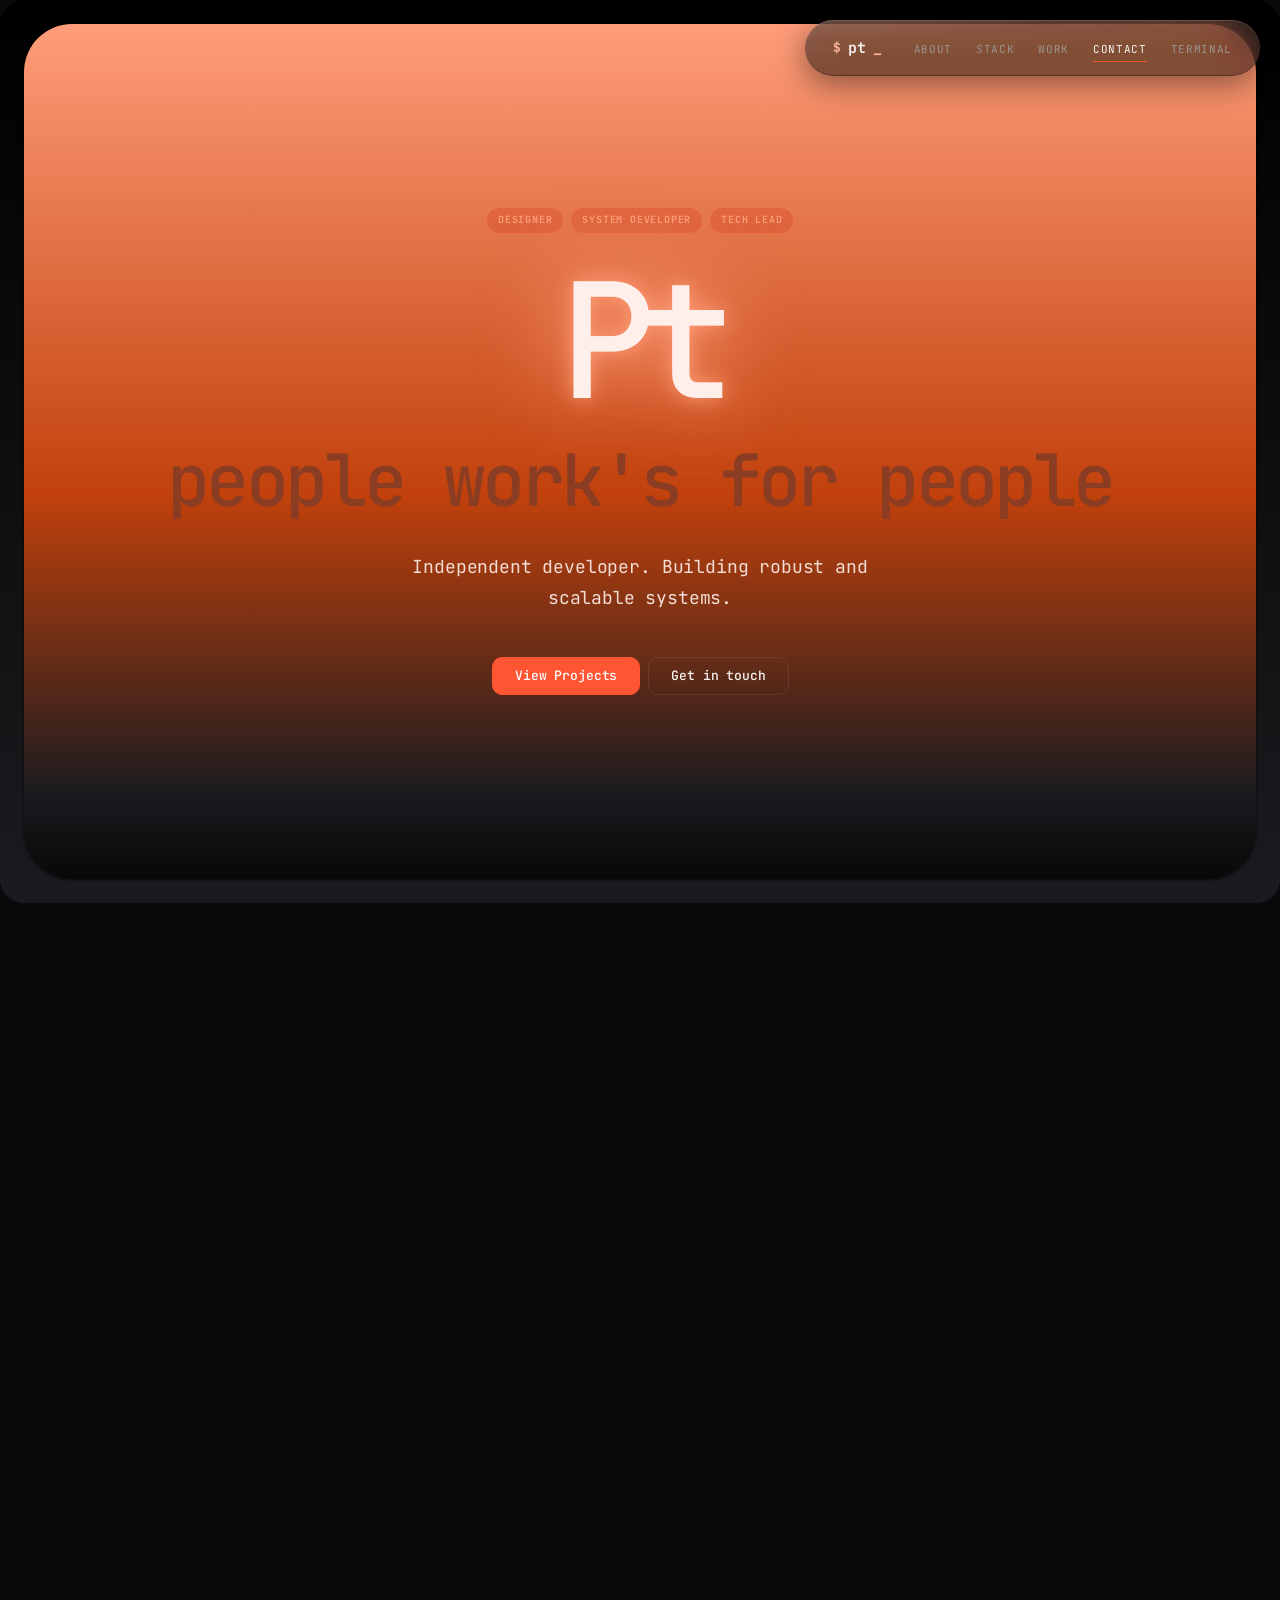
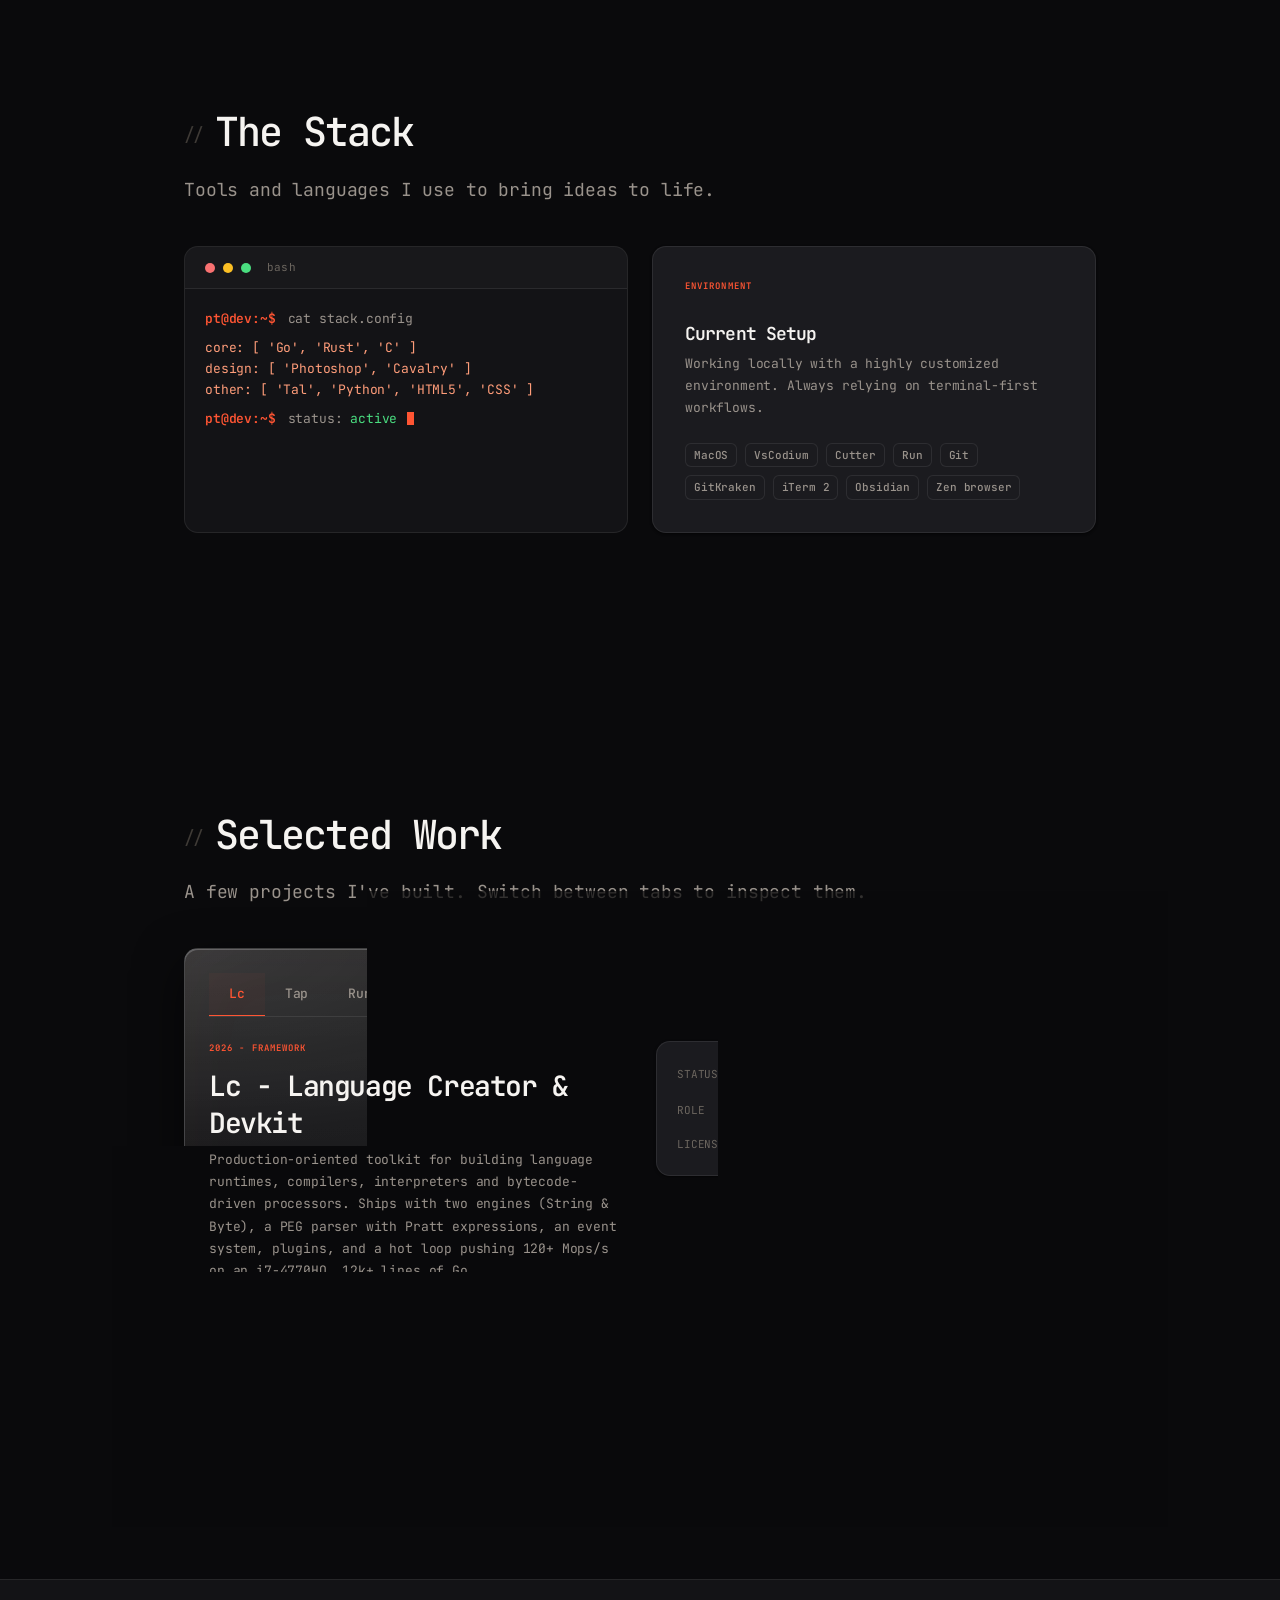
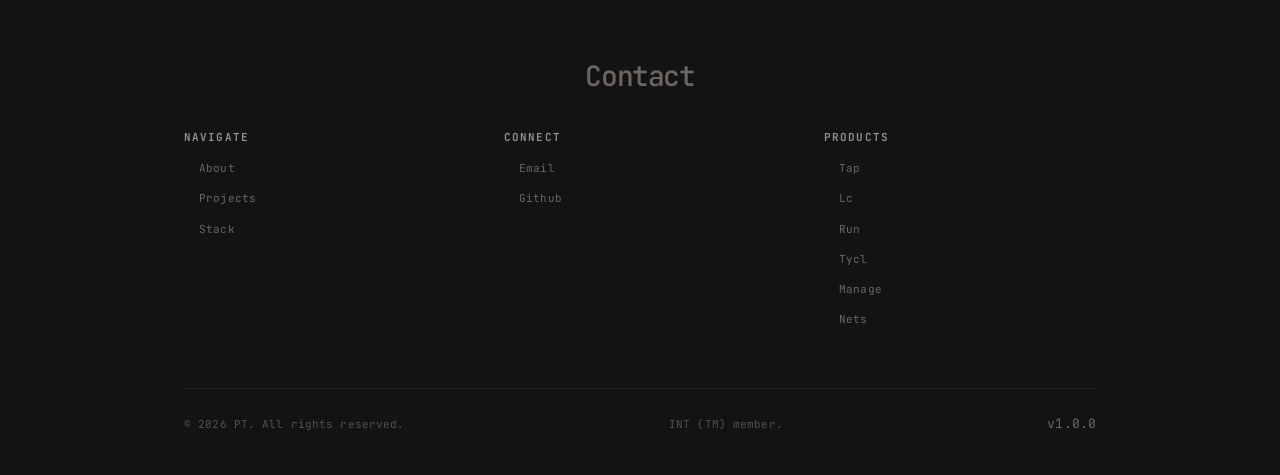
<file: index.html>
<!DOCTYPE html>
<html lang="en">
<head>
    <meta charset="utf-8">
    <meta name="viewport" content="width=device-width, initial-scale=1">
    <meta name="description" content="Pt - Independent developer building robust, scalable systems and open-source developer tools.">
    <meta name="theme-color" content="#0b0a09">
    <meta name="color-scheme" content="dark">

    <link rel="icon" type="image/png" href="assets/icon-main.png">
    <link rel="apple-touch-icon" href="assets/touch-main.png">

    <link rel="preconnect" href="https://fonts.googleapis.com">
    <link rel="preconnect" href="https://fonts.gstatic.com" crossorigin>
    <link href="https://fonts.googleapis.com/css2?family=JetBrains+Mono:wght@400;500;700&display=swap" rel="stylesheet">
    <title>Pt - Creative Developer</title>
    <link rel="stylesheet" href="assets/pt.css">
    <link rel="stylesheet" href="assets/other.css">
    <script>
        if ('scrollRestoration' in history) {
            history.scrollRestoration = 'manual';
        }
        document.documentElement.classList.add('js');
        setTimeout(function () {
            var r = document.documentElement;
            if (!r.classList.contains('pt-ready')) r.classList.add('pt-lite');
        }, 4000);
    </script>
</head>
<body>

    <a href="#main" class="skip-link">Skip to content</a>

    <!-- NAVBAR -->
    <nav class="navbar glass" aria-label="Primary">
        <div class="nav-content">
            <a href="#" class="logo" aria-label="Home">pt</a>

            <input type="checkbox" id="nav-toggle" class="nav-toggle-input" aria-hidden="true" tabindex="-1">
            <label for="nav-toggle" class="nav-toggle" aria-label="Toggle navigation" role="button">
                <span></span><span></span><span></span>
            </label>

            <ul class="nav-links">
                <li><a href="#about"   class="nav-link">About</a></li>
                <li><a href="#stack"   class="nav-link">Stack</a></li>
                <li><a href="#work"    class="nav-link">Work</a></li>
                <li><a href="#contact" class="nav-link">Contact</a></li>
                <li><a href="pages/terminal.html" class="nav-link">Terminal</a></li>
            </ul>
        </div>
    </nav>

    <main id="main">
        <!-- HERO -->
        <div class="page pt-grad-2">
            <section class="hero card card-fullscreen pt-grad-1" aria-label="Introduction">
                <div class="hero-badges">
                    <span class="badge">Designer</span>
                    <span class="badge">System developer</span>
                    <span class="badge">Tech lead</span>
                </div>

                <h1 class="hero-title">Pt</h1>

                <p class="hero-tagline">people work's for people</p>

                <p class="hero-desc">
                    Independent developer. Building robust and scalable systems.
                </p>

                <div class="btn-group hero-actions">
                    <a href="#work"    class="btn btn-primary">View Projects</a>
                    <a href="#contact" class="btn btn-secondary">Get in touch</a>
                </div>
            </section>
        </div>

        <!-- ABOUT -->
        <section id="about" class="section section-first">
            <div class="container">
                <h1 class="reveal reveal-delay-3">Who I am?</h1>
                <h4 class="reveal reveal-delay-3">I am a system developer creating open dev tools and frameworks.</h4>

                <div class="grid grid-3 mt-16">
                    <div class="card reveal reveal-delay-1">
                        <div class="card-icon">01</div>
                        <h4 class="card-title">Philosophy</h4>
                        <p class="text-muted text-small">
                            AI is merely a tool. It cannot and should not take over more than 30% of routine tasks—and only provided that you actually understand what it is writing.
                        </p>
                    </div>

                    <div class="card reveal reveal-delay-2">
                        <div class="card-icon">02</div>
                        <h4 class="card-title">Focus</h4>
                        <p class="text-muted text-small">
                            Building really simple, useful and convenient developer tools. Simple installation, operation, and extensibility.
                        </p>
                    </div>

                    <div class="card reveal reveal-delay-3">
                        <div class="card-icon">03</div>
                        <h4 class="card-title">Education</h4>
                        <p class="text-muted text-small">
                            Entirely self-taught. I completed CS50, enjoyed it, and started writing my own projects while simultaneously studying others' code. Three years of experience.
                        </p>
                    </div>
                </div>
            </div>
        </section>

        <!-- STACK -->
        <section id="stack" class="section">
            <div class="container">
                <h2 class="reveal">The Stack</h2>
                <p class="reveal reveal-delay-1 text-muted mb-10">Tools and languages I use to bring ideas to life.</p>

                <div class="grid grid-2 gap-6">
                    <div class="terminal reveal reveal-delay-2">
                        <div class="terminal-header">
                            <span class="terminal-dot terminal-dot-red"></span>
                            <span class="terminal-dot terminal-dot-yellow"></span>
                            <span class="terminal-dot terminal-dot-green"></span>
                            <span class="terminal-title">bash</span>
                        </div>
                        <div class="terminal-body">
                            <div class="terminal-line">
                                <span class="terminal-prompt">pt@dev:~$</span>
                                <span class="terminal-output">cat stack.config</span>
                            </div>
                            <div class="terminal-line">
                                <span class="terminal-output" style="color: var(--c-accent-bright);">
                                    core: [ 'Go', 'Rust', 'C' ]<br>
                                    design: [ 'Photoshop', 'Cavalry' ]<br>
                                    other: [ 'Tal', 'Python', 'HTML5', 'CSS' ]
                                </span>
                            </div>
                            <div class="terminal-line">
                                <span class="terminal-prompt">pt@dev:~$</span>
                                <span class="terminal-output">status: <span style="color: var(--c-success);">active</span></span>
                                <span class="terminal-cursor"></span>
                            </div>
                        </div>
                    </div>

                    <div class="card card-elevated reveal reveal-delay-3">
                        <div class="card-header">
                            <span class="eyebrow">Environment</span>
                        </div>
                        <h4 class="card-title">Current Setup</h4>
                        <p class="text-small text-muted mb-6">
                            Working locally with a highly customized environment. Always relying on terminal-first workflows.
                        </p>
                        <div class="flex gap-2 flex-wrap">
                            <span class="tag">MacOS</span>
                            <span class="tag">VsCodium</span>
                            <span class="tag">Cutter</span>
                            <span class="tag">Run</span>
                            <span class="tag">Git</span>
                            <span class="tag">GitKraken</span>
                            <span class="tag">iTerm 2</span>
                            <span class="tag">Obsidian</span>
                            <span class="tag">Zen browser</span>
                        </div>
                    </div>
                </div>
            </div>
        </section>

        <!-- WORK -->
        <section id="work" class="section">
            <div class="container">
                <h2 class="reveal">Selected Work</h2>
                <p class="reveal reveal-delay-3 text-muted mb-10">
                    A few projects I've built. Switch between tabs to inspect them.
                </p>

                <div class="card glass-strong reveal reveal-delay-2" style="padding: var(--space-6);">
                    <div class="tabs-radio">

                        <div class="tabs-nav" role="tablist" aria-label="Projects">
                            <a href="#work-panel-1" class="tab-link" role="tab" aria-controls="work-panel-1">Lc</a>
                            <a href="#work-panel-2" class="tab-link" role="tab" aria-controls="work-panel-2">Tap</a>
                            <a href="#work-panel-3" class="tab-link" role="tab" aria-controls="work-panel-3">Run + Tal</a>
                            <a href="#work-panel-4" class="tab-link" role="tab" aria-controls="work-panel-4">Tycl</a>
                            <a href="#work-panel-5" class="tab-link" role="tab" aria-controls="work-panel-5">Manage</a>
                        </div>

                        <!-- PANEL 1: Lc -->
                        <div class="tab-content" id="work-panel-1" role="tabpanel">
                            <div class="grid grid-2 gap-8 items-start">
                                <div>
                                    <span class="eyebrow">2026 - Framework</span>
                                    <h3 class="card-title" style="font-size: var(--font-size-2xl);">
                                        Lc - Language Creator &amp; Devkit
                                    </h3>
                                    <p class="text-muted text-small">
                                        Production-oriented toolkit for building language runtimes,
                                        compilers, interpreters and bytecode-driven processors.
                                        Ships with two engines (String &amp; Byte), a PEG parser with Pratt
                                        expressions, an event system, plugins, and a hot loop pushing
                                        120+ Mops/s on an i7-4770HQ. 12k+ lines of Go.
                                    </p>
                                    <div class="flex gap-2 flex-wrap mt-4">
                                        <span class="tag">Go</span>
                                        <span class="tag">Compilers</span>
                                        <span class="tag">Bytecode</span>
                                        <span class="tag">Plugins</span>
                                    </div>
                                </div>

                                <div class="card card-elevated" style="padding: var(--space-5);">
                                    <div class="flex-between mb-3">
                                        <span class="text-faint text-xs">STATUS</span>
                                        <span class="status-pill status-success">Stable</span>
                                    </div>
                                    <div class="flex-between mb-3">
                                        <span class="text-faint text-xs">ROLE</span>
                                        <span class="text-small">Author</span>
                                    </div>
                                    <div class="flex-between">
                                        <span class="text-faint text-xs">LICENSE</span>
                                        <span class="text-small">Apache 2.0</span>
                                    </div>
                                </div>
                            </div>

                            <div class="card-footer">
                                <span class="text-faint text-small">go · compiler toolkit</span>
                                <a href="https://github.com/pt-main/lc" class="btn-text">Explore project</a>
                            </div>
                        </div>

                        <!-- PANEL 2: Tap -->
                        <div class="tab-content" id="work-panel-2" role="tabpanel">
                            <div class="grid grid-2 gap-8 items-start">
                                <div>
                                    <span class="eyebrow">2026 - CLI Library</span>
                                    <h3 class="card-title" style="font-size: var(--font-size-2xl);">
                                        Tap - Terminal Argument Parsing
                                    </h3>
                                    <p class="text-muted text-small">
                                        A lightweight CLI library available for both Go and Rust.
                                        Commands, flags, subcommands, auto-generated help with alias
                                        grouping, and a rich colour system with short codes like
                                        <code>[?GN]</code> and <code>[?RT]</code>. The Rust version
                                        (tap-rs) ships with zero dependencies and a Console abstraction
                                        suitable for viewport-based rendering.
                                    </p>
                                    <div class="flex gap-2 flex-wrap mt-4">
                                        <span class="tag">Go</span>
                                        <span class="tag">Rust</span>
                                        <span class="tag">Zero deps</span>
                                        <span class="tag">Colours</span>
                                    </div>
                                </div>

                                <div class="card card-elevated" style="padding: var(--space-5);">
                                    <div class="flex-between mb-3">
                                        <span class="text-faint text-xs">STATUS</span>
                                        <span class="status-pill status-success">Stable</span>
                                    </div>
                                    <div class="flex-between mb-3">
                                        <span class="text-faint text-xs">ROLE</span>
                                        <span class="text-small">Author</span>
                                    </div>
                                    <div class="flex-between">
                                        <span class="text-faint text-xs">LICENSE</span>
                                        <span class="text-small">MIT</span>
                                    </div>
                                </div>
                            </div>

                            <div class="card-footer">
                                <span class="text-faint text-small">go + rust · cli toolkit</span>
                                <a href="https://github.com/pt-main/tap" class="btn-text">Explore project</a>
                            </div>
                        </div>

                        <!-- PANEL 3: Run + Tal -->
                        <div class="tab-content" id="work-panel-3" role="tabpanel">
                            <div class="grid grid-2 gap-8 items-start">
                                <div>
                                    <span class="eyebrow">2026 - Dev Tool</span>
                                    <h3 class="card-title" style="font-size: var(--font-size-2xl);">
                                        Run + Tal - Script &amp; Task Manager
                                    </h3>
                                    <p class="text-muted text-small">
                                        Run stores scripts in a global (<code>~/run/</code>) or local
                                        (<code>.run/</code>) storage, auto-generates Lua wrappers for
                                        Python, Bash, Batch, Lua or another languages, and supports distribution via
                                        GitHub URLs (<code>run -install</code>). Tal is an embedded
                                        incremental task runner: plain Lua with comment annotations,
                                        SHA256-based dependency tracking, and task-to-task calls.
                                    </p>
                                    <div class="flex gap-2 flex-wrap mt-4">
                                        <span class="tag">Go</span>
                                        <span class="tag">Lua</span>
                                        <span class="tag">Incremental</span>
                                        <span class="tag">Scripts</span>
                                    </div>
                                </div>

                                <div class="card card-elevated" style="padding: var(--space-5);">
                                    <div class="flex-between mb-3">
                                        <span class="text-faint text-xs">STATUS</span>
                                        <span class="status-pill status-success">Stable</span>
                                    </div>
                                    <div class="flex-between mb-3">
                                        <span class="text-faint text-xs">ROLE</span>
                                        <span class="text-small">Author</span>
                                    </div>
                                    <div class="flex-between">
                                        <span class="text-faint text-xs">LICENSE</span>
                                        <span class="text-small">Apache 2.0</span>
                                    </div>
                                </div>
                            </div>

                            <div class="card-footer">
                                <span class="text-faint text-small">go + lua · script runtime</span>
                                <a href="https://github.com/pt-main/run" class="btn-text">Explore project</a>
                            </div>
                        </div>

                        <!-- PANEL 4: Tycl -->
                        <div class="tab-content" id="work-panel-4" role="tabpanel">
                            <div class="grid grid-2 gap-8 items-start">
                                <div>
                                    <span class="eyebrow">2026 - Config Language</span>
                                    <h3 class="card-title" style="font-size: var(--font-size-2xl);">
                                        Tycl - Typed Config Language
                                    </h3>
                                    <p class="text-muted text-small">
                                        A typed configuration language for Go. Strong typing without
                                        code generation, contracts (strict / flexible / dynamic),
                                        null-values with explicit type, arrays of primitives and
                                        objects, and actions like <code>env()</code>, <code>file()</code>,
                                        <code>get()</code>. Comes with a CLI for validation, formatting,
                                        direct file editing, and generation to JSON, YAML, TOML.
                                    </p>
                                    <div class="flex gap-2 flex-wrap mt-4">
                                        <span class="tag">Go</span>
                                        <span class="tag">Config</span>
                                        <span class="tag">Contracts</span>
                                        <span class="tag">Codegen</span>
                                    </div>
                                </div>

                                <div class="card card-elevated" style="padding: var(--space-5);">
                                    <div class="flex-between mb-3">
                                        <span class="text-faint text-xs">STATUS</span>
                                        <span class="status-pill status-success">Stable</span>
                                    </div>
                                    <div class="flex-between mb-3">
                                        <span class="text-faint text-xs">ROLE</span>
                                        <span class="text-small">Author</span>
                                    </div>
                                    <div class="flex-between">
                                        <span class="text-faint text-xs">LICENSE</span>
                                        <span class="text-small">Apache 2.0</span>
                                    </div>
                                </div>
                            </div>

                            <div class="card-footer">
                                <span class="text-faint text-small">go · typed configs</span>
                                <a href="https://github.com/pt-main/tycl" class="btn-text">Explore project</a>
                            </div>
                        </div>

                        <!-- PANEL 5: Manage -->
                        <div class="tab-content" id="work-panel-5" role="tabpanel">
                            <div class="grid grid-2 gap-8 items-start">
                                <div>
                                    <span class="eyebrow">2026 - Productivity</span>
                                    <h3 class="card-title" style="font-size: var(--font-size-2xl);">
                                        Manage - CLI Task Manager
                                    </h3>
                                    <p class="text-muted text-small">
                                        A terminal task manager built around themes, tasks and tables.
                                        Each theme carries a priority and tags; each task has an ID,
                                        description and creation timestamp. Named tables group themes
                                        into schedules. Filtering by priority, tags, state (todo / done)
                                        with AND / OR logic. Config is stored in Tycl under a strict
                                        contract.
                                    </p>
                                    <div class="flex gap-2 flex-wrap mt-4">
                                        <span class="tag">Go</span>
                                        <span class="tag">CLI</span>
                                        <span class="tag">Tycl</span>
                                        <span class="tag">Tasks</span>
                                    </div>
                                </div>

                                <div class="card card-elevated" style="padding: var(--space-5);">
                                    <div class="flex-between mb-3">
                                        <span class="text-faint text-xs">STATUS</span>
                                        <span class="status-pill status-success">Stable</span>
                                    </div>
                                    <div class="flex-between mb-3">
                                        <span class="text-faint text-xs">ROLE</span>
                                        <span class="text-small">Author</span>
                                    </div>
                                    <div class="flex-between">
                                        <span class="text-faint text-xs">LICENSE</span>
                                        <span class="text-small">MIT</span>
                                    </div>
                                </div>
                            </div>

                            <div class="card-footer">
                                <span class="text-faint text-small">go · productivity</span>
                                <a href="https://github.com/pt-main/manage" class="btn-text">Explore project</a>
                            </div>
                        </div>

                    </div>
                </div>
            </div>
        </section>
    </main>

    <!-- FOOTER -->
    <footer id="contact">
        <h3 class="mb-10 flex-center">Contact</h3>
        <div class="container">
            <div class="footer-grid">
                <div class="footer-col">
                    <h5>Navigate</h5>
                    <ul>
                        <li><a href="#about">About</a></li>
                        <li><a href="#work">Projects</a></li>
                        <li><a href="#stack">Stack</a></li>
                    </ul>
                </div>
                <div class="footer-col">
                    <h5>Connect</h5>
                    <ul>
                        <li><a href="#modal-email">Email</a></li>
                        <li><a href="https://github.com/pt-main/">Github</a></li>
                    </ul>
                </div>
                <div class="footer-col">
                    <h5>Products</h5>
                    <ul>
                        <li><a href="https://github.com/pt-main/tap">Tap</a></li>
                        <li><a href="https://github.com/pt-main/lc">Lc</a></li>
                        <li><a href="https://github.com/pt-main/run">Run</a></li>
                        <li><a href="https://github.com/pt-main/tycl">Tycl</a></li>
                        <li><a href="https://github.com/pt-main/manage">Manage</a></li>
                        <li><a href="https://github.com/pt-main/nets">Nets</a></li>
                    </ul>
                </div>
            </div>

            <div class="footer-bottom">
                <span class="footer-copy">© 2026 PT. All rights reserved.</span>
                <span class="footer-copy">INT (TM) member.</span>
                <span class="text-faint text-small">v1.0.0</span>
            </div>
        </div>
    </footer>

    <!-- MODAL -->
    <div id="modal-email" class="modal-overlay-css" role="dialog" aria-modal="true" aria-label="Contact email">
        <a href="#contact" class="modal-backdrop" data-modal-close aria-label="Close"></a>
        <div class="modal">
            <div class="modal-header">
                <h3 class="modal-title">My email</h3>
            </div>
            <div class="modal-body">
                <pre class="email-pre">pt.main.acc@gmail.com</pre>
            </div>
            <div class="modal-footer">
                <a href="#contact" class="btn btn-ghost" data-modal-close>OK</a>
            </div>
        </div>
    </div>
    <script src="assets/index.js"></script>
</body>
</html>
</file>
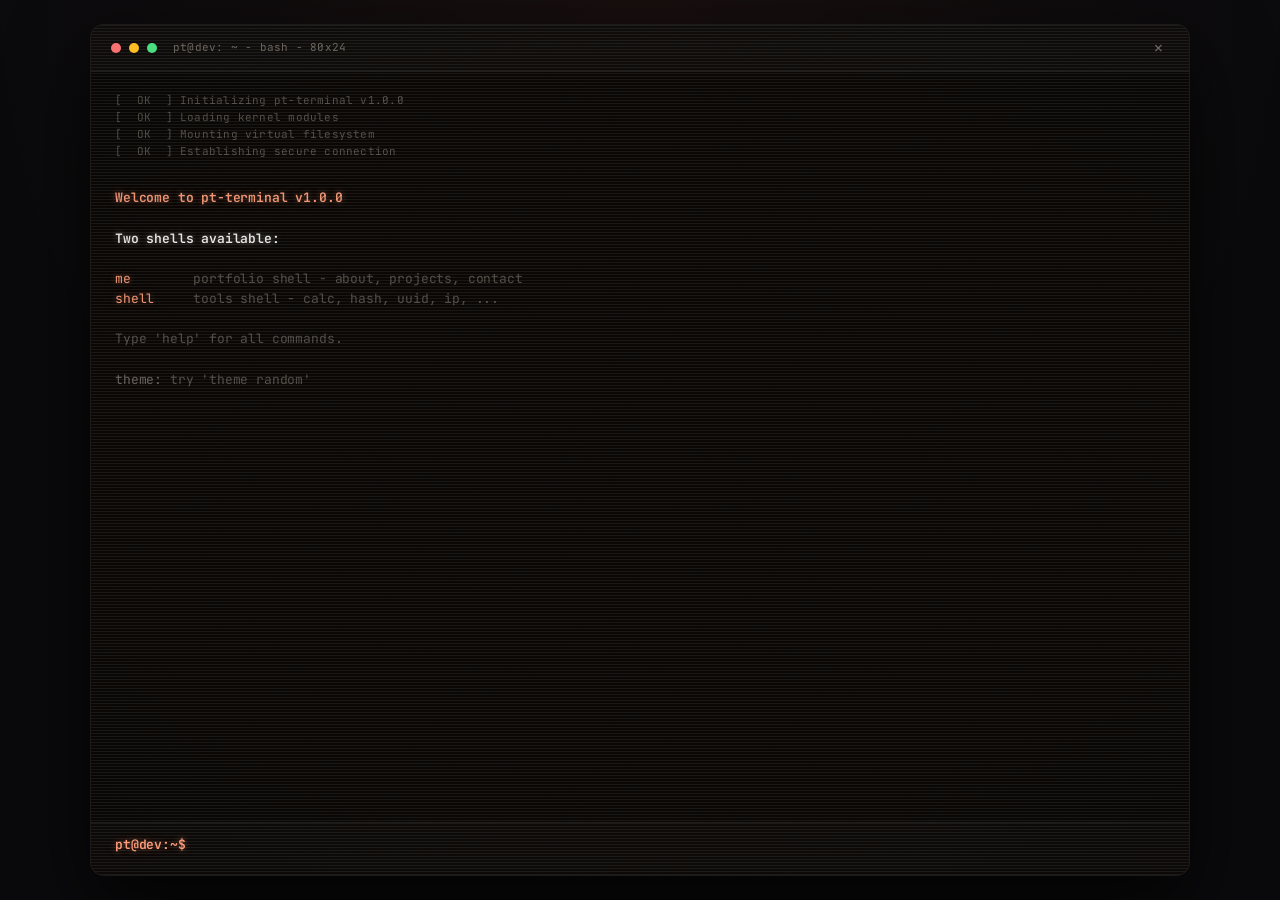
<file: pages/terminal.html>
<!DOCTYPE html>
<html lang="en">
<head>
    <meta charset="utf-8">
    <meta name="viewport" content="width=device-width, initial-scale=1">
    <meta name="description" content="pt-terminal - interactive shell for the pt portfolio.">
    <meta name="theme-color" content="#0a0705">
    <meta name="color-scheme" content="dark">

    <link rel="icon" type="image/png" href="../assets/icon-term.png">
    <link rel="apple-touch-icon" href="../assets/icon-term-high.png">

    <link rel="preconnect" href="https://fonts.googleapis.com">
    <link rel="preconnect" href="https://fonts.gstatic.com" crossorigin>
    <link href="https://fonts.googleapis.com/css2?family=JetBrains+Mono:wght@400;500;700&display=swap" rel="stylesheet">

    <title>pt@terminal$</title>
    <link rel="stylesheet" href="../assets/pt.css">
    <link rel="stylesheet" href="../assets/pt-terminal.css">
    <script>document.documentElement.classList.add('js');</script>
</head>
<body class="term-page">

    <a href="#term" class="skip-link">Skip to terminal</a>

    <main class="term-main">
        <div class="term" id="term" data-theme="coral" role="application" aria-label="Interactive terminal">
            <div class="terminal-header">
                <span class="terminal-dot terminal-dot-red"></span>
                <span class="terminal-dot terminal-dot-yellow"></span>
                <span class="terminal-dot terminal-dot-green"></span>
                <span class="terminal-title">pt@dev: ~ - bash - 80x24</span>
                <a href="../index.html" class="term-close" aria-label="Back to main site">×</a>
            </div>

            <div class="term-body" id="termBody" tabindex="-1">
                <div class="term-output" id="termOutput"></div>
            </div>

            <div class="term-input-line" id="termInputLine">
                <span class="term-prompt" id="termPrompt">pt@dev:~$</span>
                <input
                    type="text"
                    class="term-input"
                    id="termInput"
                    autocomplete="off"
                    autocorrect="off"
                    autocapitalize="off"
                    spellcheck="false"
                    aria-label="Terminal input"
                    aria-autocomplete="list"
                >
            </div>
        </div>
    </main>

    <script src="../assets/terminal.js"></script>
</body>
</html>
</file>
<file: assets/pt.css>
/* =========================================
    PT - Monospace Design System for PT™
    Theme: Warm Obsidian & Cyber Coral
    ========================================= */

/* =========================================
   MARK:  1. CORE VARIABLES & RESET
    ========================================= */
/* =========================================
    PT - Monospace Design System for PT™
    Theme: Cool Obsidian & Cyber Coral
    ========================================= */
:root {
    /* ---------- 1.1 Base palette ---------- */
    --c-white: #ffffff;
    --c-black: #000000;

    /* ---------- 1.2 Surfaces, borders, dividers ---------- */
    --c-bg: #0a0a0c;                   
    --c-surface: #131316;
    --c-surface-elevated: #1b1b1f;
    --c-surface-hover: #242429;
    --c-border: rgba(255, 255, 255, 0.08);
    --c-border-hover: rgba(255, 157, 122, 0.30);
    --c-divider: rgba(255, 255, 255, 0.09);

    /* ---------- 1.3 Text ---------- */
    --c-text-main: #f6f4f1;
    --c-text-main-accent: #ffefea;
    --c-text-secondary: #9a938c;  
    --c-text-tertiary: #6c665f;   
    --c-text-ghost: #565049;      

    /* ---------- 1.4 Accent (Cyber Coral) ---------- */
    --c-accent: #ff5533;                   
    --c-accent-hover: #ff7455;             
    --c-accent-bright: #ff9d7a;
    --c-accent-glow: rgba(255, 85, 51, 0.32);
    --c-accent-glow-strong: rgba(255, 85, 51, 0.55);

    /* Accent alpha ramp (255, 85, 51) */
    --c-accent-a02: rgba(255, 85, 51, 0.02);
    --c-accent-a04: rgba(255, 85, 51, 0.04);
    --c-accent-a05: rgba(255, 85, 51, 0.05);
    --c-accent-a06: rgba(255, 85, 51, 0.06);
    --c-accent-a08: rgba(255, 85, 51, 0.08);
    --c-accent-a10: rgba(255, 85, 51, 0.10);
    --c-accent-a15: rgba(255, 85, 51, 0.15);
    --c-accent-a18: rgba(255, 85, 51, 0.18);
    --c-accent-a20: rgba(255, 85, 51, 0.20);
    --c-accent-a25: rgba(255, 85, 51, 0.25);
    --c-accent-a30: rgba(255, 85, 51, 0.30);
    --c-accent-a35: rgba(255, 85, 51, 0.35);
    --c-accent-a40: rgba(255, 85, 51, 0.40);

    /* Accent-bright (peach) alpha ramp — 255, 157, 122 */
    --c-peach-a02: rgba(255, 157, 122, 0.02);
    --c-peach-a025: rgba(255, 157, 122, 0.025);
    --c-peach-a06: rgba(255, 157, 122, 0.06);
    --c-peach-a10: rgba(255, 157, 122, 0.10);
    --c-peach-a15: rgba(255, 157, 122, 0.15);
    --c-peach-a18: rgba(255, 157, 122, 0.18);
    --c-peach-solid: rgba(255, 157, 122, 1);
    --c-peach-highlight: rgba(255, 210, 190, 0.24);

    /* ---------- 1.5 Semantic states ---------- */
    --c-success: #4ade80;
    --c-warning: #fbbf24;
    --c-error: #f87171;
    --c-info: #38bdf8;                 

    --c-success-a08: rgba(74, 222, 128, 0.08);
    --c-success-a15: rgba(74, 222, 128, 0.15);
    --c-success-a40: rgba(74, 222, 128, 0.40);
    --c-warning-a08: rgba(251, 191, 36, 0.08);
    --c-warning-a15: rgba(251, 191, 36, 0.15);
    --c-warning-a40: rgba(251, 191, 36, 0.40);
    --c-error-a08: rgba(248, 113, 113, 0.08);
    --c-error-a15: rgba(248, 113, 113, 0.15);
    --c-error-a40: rgba(248, 113, 113, 0.40);
    --c-info-a08: rgba(56, 189, 248, 0.08);
    --c-info-a15: rgba(56, 189, 248, 0.15);
    --c-info-a40: rgba(56, 189, 248, 0.40);

    /* ---------- 1.6 White alpha ramp ---------- */
    --c-white-a02: rgba(255, 255, 255, 0.02);
    --c-white-a03: rgba(255, 255, 255, 0.03);
    --c-white-a04: rgba(255, 255, 255, 0.04);
    --c-white-a05: rgba(255, 255, 255, 0.05);
    --c-white-a06: rgba(255, 255, 255, 0.06);
    --c-white-a08: rgba(255, 255, 255, 0.08);
    --c-white-a10: rgba(255, 255, 255, 0.10);
    --c-white-a11: rgba(255, 255, 255, 0.11);

    /* ---------- 1.7 Black alpha ramp ---------- */
    --c-black-a28: rgba(0, 0, 0, 0.28);
    --c-black-a35: rgba(0, 0, 0, 0.35);
    --c-black-a40: rgba(0, 0, 0, 0.40);
    --c-black-a45: rgba(0, 0, 0, 0.45);
    --c-black-a55: rgba(0, 0, 0, 0.55);
    --c-black-a60: rgba(0, 0, 0, 0.60);
    --c-black-a70: rgba(0, 0, 0, 0.70);

    /* ---------- 1.8 Component-specific colors ---------- */
    --c-logo-accent: #ffb599;

    --c-badge-bg: rgba(200, 50, 19, 0.246); 
    --c-badge-text: #ff9d7a;

    --c-card-dark-bg: #08080a;
    --c-card-dark-border: rgba(255, 255, 255, 0.04);
    --c-card-dark-text: #ffffff;
    --c-card-dark-muted: #6b6b76;     
    --c-card-elevated-border: rgba(255, 255, 255, 0.08);

    --c-navbar-bg: rgba(10, 10, 12, 0.62);
    --c-navbar-bg-mobile: rgba(10, 10, 12, 0.85);
    --c-navbar-menu-bg: rgba(10, 10, 12, 0.96);

    --c-overlay: rgba(0, 0, 0, 0.72);

    --c-selection-bg: rgba(255, 85, 51, 0.35);
    --c-selection-text: #ffffff;

    --c-hero-tagline: #8a3d22;
    --c-hero-desc: rgba(255, 239, 234, 0.90);

    --c-grad-text-start: #f6f4f1;
    --c-grad-text-mid: #918a83;

    /* ---------- 1.9 Gradients ---------- */
    --grad-hero-1: linear-gradient(180deg,
        #ff9d7a 0%, #c2410c 55%, #1b1b1f 90%, #08080a 100%);
    --grad-hero-2: linear-gradient(180deg, #000000 0%, #1b1b1f 100%);
    --grad-text: linear-gradient(160deg,
        var(--c-grad-text-start) 0%,
        var(--c-grad-text-mid) 50%,
        var(--c-accent) 100%);
    --grad-text-accent: linear-gradient(135deg,
        var(--c-accent-bright) 0%, var(--c-accent) 100%);
    --grad-btn-sheen: linear-gradient(180deg,
        var(--c-white-a08) 0%, transparent 100%);
    --grad-card-shine: linear-gradient(90deg,
        transparent, var(--c-peach-a10), transparent);
    --grad-accent-fallback: linear-gradient(180deg, #2a140e 0%, #131316 100%);

    /* ---------- 1.10 Typography ---------- */
    --font-family: "JetBrains Mono", "SF Mono", "Fira Code", "Cascadia Code", "Consolas", monospace;
    --font-size-xs: 0.6875rem;
    --font-size-s: 0.8125rem;
    --font-size-m: 0.9375rem;
    --font-size-l: 1.125rem;
    --font-size-xl: 1.375rem;
    --font-size-2xl: 1.75rem;
    --font-size-3xl: 2.5rem;
    --font-size-4xl: 3.5rem;
    --font-size-5xl: 4.5rem;
    --font-size-e5xl: 10rem;

    /* ---------- 1.11 Spacing scale ---------- */
    --space-1: 4px;   --space-2: 8px;   --space-3: 12px;  --space-4: 16px;
    --space-5: 20px;  --space-6: 24px;  --space-8: 32px;  --space-10: 40px;
    --space-12: 48px; --space-16: 64px; --space-20: 80px; --space-24: 96px;
    --space-32: 128px; --space-40: 160px;

    /* ---------- 1.12 Radius scale ---------- */
    --radius-sm: 6px;  --radius-md: 10px; --radius-lg: 14px;
    --radius-xl: 18px; --radius-2xl: 24px;--radius-3xl: 48px;
    --radius-full: 9999px;

    /* ---------- 1.13 Layout ---------- */
    --container-width: 960px;
    --container-wide: 1200px;
    --section-spacing: 140px;
    --navbar-height: 56px;
    --navbar-offset: 20px;
    --scroll-padding-top: 100px;

    /* ---------- 1.14 Shadows ---------- */
    --shadow-sm: 0 1px 3px rgba(0,0,0,0.4), 0 1px 2px rgba(0,0,0,0.3);
    --shadow-md: 0 4px 12px rgba(0,0,0,0.5), 0 2px 4px rgba(0,0,0,0.4);
    --shadow-lg: 0 8px 24px rgba(0,0,0,0.6), 0 4px 8px rgba(0,0,0,0.5);
    --shadow-xl: 0 16px 48px rgba(0,0,0,0.7), 0 8px 16px rgba(0,0,0,0.6);
    --shadow-glow: 0 0 40px var(--c-accent-glow), 0 0 80px rgba(255, 85, 51, 0.12);
    --shadow-navbar: 0 4px 30px rgba(0, 0, 0, 0.30);

    /* ---------- 1.15 Glass system — base ---------- */
    --glass-bg: rgba(19, 19, 22, 0.55);
    --glass-bg-strong: rgba(10, 10, 12, 0.72);
    --glass-bg-subtle: rgba(19, 19, 22, 0.35);
    --glass-border: rgba(255, 255, 255, 0.11);
    --glass-border-hover: rgba(255, 255, 255, 0.20);
    --glass-border-subtle: rgba(255, 255, 255, 0.08);
    --glass-highlight: rgba(255, 255, 255, 0.15);
    --glass-highlight-strong: rgba(255, 255, 255, 0.22);
    --glass-inner-ring: rgba(255, 255, 255, 0.015);
    --glass-bottom-rim: rgba(0, 0, 0, 0.35);
    --glass-bottom-rim-strong: rgba(0, 0, 0, 0.45);
    --glass-bottom-rim-card-hover: rgba(0, 0, 0, 0.4);
    --glass-warm-bloom: rgba(255, 157, 122, 0.02);
    --glass-warm-bloom-strong: rgba(255, 157, 122, 0.03);

    /* ---------- 1.16 Glass system — blur ---------- */
    --glass-blur: blur(20px) saturate(180%) brightness(1.02);
    --glass-blur-strong: blur(10px) saturate(190%) brightness(1.04);
    --glass-blur-subtle: blur(5px) saturate(140%);

    /* ---------- 1.17 Glass system — shadows ---------- */
    --glass-shadow: 0 8px 32px rgba(0, 0, 0, 0.45);
    --glass-shadow-strong: 0 16px 48px rgba(0, 0, 0, 0.6);
    --glass-shadow-subtle: 0 4px 20px rgba(0, 0, 0, 0.28);
    --glass-shadow-card-hover: 0 12px 40px rgba(0, 0, 0, 0.55);

    /* ---------- 1.18 Glass system — sheen & body ---------- */
    --glass-sheen: rgba(255, 255, 255, 0.10);
    --glass-sheen-mid: rgba(255, 255, 255, 0.025);
    --glass-sheen-strong: rgba(255, 255, 255, 0.13);
    --glass-sheen-strong-mid: rgba(255, 255, 255, 0.03);
    --glass-sheen-card: rgba(255, 255, 255, 0.09);
    --glass-sheen-card-mid: rgba(255, 255, 255, 0.02);
    --glass-sheen-hover: rgba(255, 255, 255, 0.14);
    --glass-sheen-hover-mid: rgba(255, 255, 255, 0.035);

    --glass-body: rgba(255, 255, 255, 0.06);
    --glass-body-end: rgba(255, 255, 255, 0.015);
    --glass-body-strong: rgba(255, 255, 255, 0.075);
    --glass-body-strong-end: rgba(255, 255, 255, 0.02);
    --glass-body-subtle: rgba(255, 255, 255, 0.04);
    --glass-body-subtle-end: rgba(255, 255, 255, 0.012);
    --glass-body-card: rgba(255, 255, 255, 0.05);
    --glass-body-card-end: rgba(255, 255, 255, 0.012);
    --glass-body-hover: rgba(255, 255, 255, 0.08);
    --glass-body-hover-end: rgba(255, 255, 255, 0.02);

    /* ---------- 1.19 Glass system — accent variant ---------- */
    --glass-accent-bg: rgba(28, 12, 8, 0.55);
    --glass-accent-border: rgba(255, 157, 122, 0.18);
    --glass-accent-body: rgba(255, 85, 51, 0.10);
    --glass-accent-body-end: rgba(255, 85, 51, 0.02);
    --glass-accent-sheen-mid: rgba(255, 85, 51, 0.05);
    --glass-accent-highlight: rgba(255, 210, 190, 0.24);
    --glass-accent-glow: rgba(255, 85, 51, 0.10);
    --glass-accent-focus: rgba(255, 85, 51, 0.28);
    --glass-accent-fallback-border: rgba(255, 85, 51, 0.38);

    /* ---------- 1.20 Glass system — hover accent ring ---------- */
    --glass-hover-ring: rgba(255, 157, 122, 0.08);

    /* ---------- 1.21 Transitions ---------- */
    --transition-fast: all 0.15s cubic-bezier(0.22, 1, 0.36, 1);
    --transition-smooth: all 0.35s cubic-bezier(0.22, 1, 0.36, 1);
    --transition-slow: all 0.6s cubic-bezier(0.22, 1, 0.36, 1);
}

*, *::before, *::after { box-sizing: border-box; margin: 0; padding: 0; }

html {
    overflow-x: hidden;
    scroll-behavior: smooth;
    scroll-padding-top: var(--scroll-padding-top);
    -webkit-text-size-adjust: 100%;
}

body {
    font-family: var(--font-family);
    background-color: var(--c-bg);
    color: var(--c-text-main);
    line-height: 1.65;
    -webkit-font-smoothing: antialiased;
    -moz-osx-font-smoothing: grayscale;
    letter-spacing: -0.01em;
    font-feature-settings: "tnum" 1, "ss01" 1, "zero" 1;
    overflow-x: hidden;
}

body.modal-open { overflow: hidden; }

img { max-width: 100%; height: auto; display: block; }
a { text-decoration: none; color: inherit; transition: var(--transition-smooth); }
ul { list-style: none; }

/* Skip link */
.skip-link {
    position: absolute;
    top: -100px;
    left: var(--space-4);
    z-index: 9999;
    padding: var(--space-3) var(--space-5);
    background: var(--c-accent);
    color: var(--c-white);
    border-radius: var(--radius-md);
    font-size: var(--font-size-s);
    font-weight: 600;
    transition: top 0.2s ease;
}
.skip-link:focus { top: var(--space-4); outline: 2px solid var(--c-white); outline-offset: 2px; }

/* Focus */
:focus { outline: none; }
:focus-visible { outline: 2px solid var(--c-accent); outline-offset: 3px; border-radius: var(--radius-sm); }

/* =========================================
   MARK:  2. TYPOGRAPHY
    ========================================= */
h1, h2, h3, h4, h5, h6 {
    font-weight: 500;
    letter-spacing: -0.05em;
    line-height: 1.12;
    margin-bottom: var(--space-5);
    font-feature-settings: "tnum" 1, "ss01" 1, "zero" 1;
}

h1 { font-size: var(--font-size-4xl); }
h2 { font-size: var(--font-size-3xl); }
h3 { font-size: var(--font-size-2xl); }
h4 { font-size: var(--font-size-xl); }
h5 { font-size: var(--font-size-l); font-weight: 600; }
h6 { font-size: var(--font-size-m); font-weight: 600; color: var(--c-text-secondary); }

p {
    font-size: var(--font-size-l);
    color: var(--c-text-secondary);
    font-weight: 400;
    line-height: 1.7;
    margin-bottom: var(--space-5);
}
p:last-child { margin-bottom: 0; }

/* Code-comment decorations */
h1:not(.hero-title)::before, h2::before {
    content: "// ";
    color: var(--c-text-ghost);
    font-weight: 400;
    font-size: 0.45em;
    vertical-align: middle;
    margin-right: 0.2em;
    opacity: 0.7;
}

h3:not(.card-title):not(.modal-title):not(.flex-center)::before {
    content: "/* ";
    color: var(--c-text-ghost);
    font-weight: 400;
    font-size: 0.5em;
    vertical-align: middle;
    margin-right: 0.2em;
}
h3:not(.card-title):not(.modal-title):not(.flex-center)::after {
    content: " */";
    color: var(--c-text-ghost);
    font-weight: 400;
    font-size: 0.5em;
    vertical-align: middle;
    margin-left: 0.2em;
}

.text-gradient {
    background: var(--grad-text);
    -webkit-background-clip: text;
    background-clip: text;
    -webkit-text-fill-color: transparent;
}
.text-gradient-accent {
    background: var(--grad-text-accent);
    -webkit-background-clip: text;
    background-clip: text;
    -webkit-text-fill-color: transparent;
}

.text-center { text-align: center; }
.text-left { text-align: left; }
.text-right { text-align: right; }
.text-large { font-size: var(--font-size-2xl); font-weight: 500; }
.text-small { font-size: var(--font-size-s); }
.text-xs { font-size: var(--font-size-xs); }
.text-muted { color: var(--c-text-secondary); }
.text-faint { color: var(--c-text-tertiary); }
.text-ghost { color: var(--c-text-ghost); }
.text-accent { color: var(--c-accent); }
.text-accent-bright { color: var(--c-accent-bright); }

.font-mono { font-family: var(--font-family); }
.font-normal { font-weight: 400; }
.font-medium { font-weight: 500; }
.font-semibold { font-weight: 600; }
.font-bold { font-weight: 700; }

.tracking-tight { letter-spacing: -0.04em; }
.tracking-normal { letter-spacing: -0.01em; }
.tracking-wide { letter-spacing: 0.05em; }

.leading-tight { line-height: 1.2; }
.leading-normal { line-height: 1.65; }
.leading-relaxed { line-height: 1.8; }

code, .code {
    font-family: var(--font-family);
    font-size: 0.9em;
    background: var(--c-surface);
    padding: 2px 6px;
    border-radius: var(--radius-sm);
    border: 1px solid var(--c-border);
    color: var(--c-accent-bright);
    font-feature-settings: "tnum" 1, "zero" 1;
}

pre, .pre {
    font-family: var(--font-family);
    background: var(--c-surface);
    padding: var(--space-6);
    border-radius: var(--radius-lg);
    border: 1px solid var(--c-border);
    overflow-x: auto;
    font-size: var(--font-size-s);
    line-height: 1.6;
    color: var(--c-text-secondary);
    position: relative;
}
pre code, .pre .code { background: none; border: none; padding: 0; color: inherit; font-size: inherit; }

/* =========================================
   MARK:  3. LAYOUT UTILITIES
    ========================================= */
.container {
    max-width: var(--container-width);
    margin: 0 auto;
    padding: 0 var(--space-6);
}
.container-wide {
    max-width: var(--container-wide);
    margin: 0 auto;
    padding: 0 var(--space-6);
}

.section { padding: var(--section-spacing) 0; }
.section-sm { padding: var(--space-20) 0; }
.section-md { padding: var(--space-32) 0; }
.section-lg { padding: var(--section-spacing) 0; }
.section-first { padding-top: var(--space-12); }

.grid { display: grid; gap: var(--space-5); }
.grid-2 { grid-template-columns: repeat(2, 1fr); }
.grid-3 { grid-template-columns: repeat(3, 1fr); }
.grid-4 { grid-template-columns: repeat(4, 1fr); }
.grid-auto { grid-template-columns: repeat(auto-fit, minmax(280px, 1fr)); }

.gap-1 { gap: var(--space-1); } .gap-2 { gap: var(--space-2); }
.gap-3 { gap: var(--space-3); } .gap-4 { gap: var(--space-4); }
.gap-5 { gap: var(--space-5); } .gap-6 { gap: var(--space-6); }
.gap-8 { gap: var(--space-8); } .gap-10 { gap: var(--space-10); }

.flex { display: flex; }
.flex-center { display: flex; align-items: center; justify-content: center; }
.flex-between { display: flex; align-items: center; justify-content: space-between; }
.flex-col { flex-direction: column; }
.flex-wrap { flex-wrap: wrap; }
.items-start { align-items: flex-start; }
.items-center { align-items: center; }
.items-end { align-items: flex-end; }
.justify-start { justify-content: flex-start; }
.justify-center { justify-content: center; }
.justify-end { justify-content: flex-end; }
.justify-between { justify-content: space-between; }

.m-0 { margin: 0; }
.mt-1 { margin-top: var(--space-1); } .mt-2 { margin-top: var(--space-2); }
.mt-3 { margin-top: var(--space-3); } .mt-4 { margin-top: var(--space-4); }
.mt-5 { margin-top: var(--space-5); } .mt-6 { margin-top: var(--space-6); }
.mt-8 { margin-top: var(--space-8); } .mt-10 { margin-top: var(--space-10); }
.mt-12 { margin-top: var(--space-12); } .mt-16 { margin-top: var(--space-16); }
.mt-20 { margin-top: var(--space-20); }

.mb-1 { margin-bottom: var(--space-1); } .mb-2 { margin-bottom: var(--space-2); }
.mb-3 { margin-bottom: var(--space-3); } .mb-4 { margin-bottom: var(--space-4); }
.mb-5 { margin-bottom: var(--space-5); } .mb-6 { margin-bottom: var(--space-6); }
.mb-8 { margin-bottom: var(--space-8); } .mb-10 { margin-bottom: var(--space-10); }
.mb-12 { margin-bottom: var(--space-12); } .mb-16 { margin-bottom: var(--space-16); }
.mb-20 { margin-bottom: var(--space-20); }

.mr-1 { margin-right: var(--space-1); } .mr-2 { margin-right: var(--space-2); }
.mr-3 { margin-right: var(--space-3); } .mr-4 { margin-right: var(--space-4); }
.ml-1 { margin-left: var(--space-1); } .ml-2 { margin-left: var(--space-2); }
.ml-3 { margin-left: var(--space-3); } .ml-4 { margin-left: var(--space-4); }

.ml-auto { margin-left: auto; }
.mr-auto { margin-right: auto; }
.mx-auto { margin-left: auto; margin-right: auto; }

.p-0 { padding: 0; } .p-2 { padding: var(--space-2); }
.p-3 { padding: var(--space-3); } .p-4 { padding: var(--space-4); }
.p-5 { padding: var(--space-5); } .p-6 { padding: var(--space-6); }
.p-8 { padding: var(--space-8); } .p-10 { padding: var(--space-10); } .p-12 { padding: var(--space-12); }

.pt-4 { padding-top: var(--space-4); } .pt-6 { padding-top: var(--space-6); }
.pt-8 { padding-top: var(--space-8); } .pt-10 { padding-top: var(--space-10); }
.pt-12 { padding-top: var(--space-12); } .pt-16 { padding-top: var(--space-16); }
.pt-20 { padding-top: var(--space-20); }

.pb-4 { padding-bottom: var(--space-4); } .pb-6 { padding-bottom: var(--space-6); }
.pb-8 { padding-bottom: var(--space-8); } .pb-10 { padding-bottom: var(--space-10); }
.pb-12 { padding-bottom: var(--space-12); } .pb-16 { padding-bottom: var(--space-16); }
.pb-20 { padding-bottom: var(--space-20); }

.block { display: block; }
.inline { display: inline; }
.inline-block { display: inline-block; }
.hidden { display: none; }

.w-full { width: 100%; }
.h-full { height: 100%; }
.min-h-screen { min-height: 100vh; }

.overflow-hidden { overflow: hidden; }
.overflow-auto { overflow: auto; }
.overflow-x-auto { overflow-x: auto; }

.relative { position: relative; }
.absolute { position: absolute; }
.sticky { position: sticky; }

.border { border: 1px solid var(--c-border); }
.border-t { border-top: 1px solid var(--c-border); }
.border-b { border-bottom: 1px solid var(--c-border); }
.border-l { border-left: 1px solid var(--c-border); }
.border-r { border-right: 1px solid var(--c-border); }

.rounded-sm { border-radius: var(--radius-sm); }
.rounded-md { border-radius: var(--radius-md); }
.rounded-lg { border-radius: var(--radius-lg); }
.rounded-xl { border-radius: var(--radius-xl); }
.rounded-2xl { border-radius: var(--radius-2xl); }
.rounded-full { border-radius: var(--radius-full); }

.bg-bg { background-color: var(--c-bg); }
.bg-surface { background-color: var(--c-surface); }
.bg-surface-elevated { background-color: var(--c-surface-elevated); }

/* =========================================
   MARK:  6. BUTTONS
    ========================================= */
.btn {
    display: inline-flex;
    align-items: center;
    justify-content: center;
    padding: 10px 22px;
    border-radius: var(--radius-md);
    font-family: var(--font-family);
    font-size: var(--font-size-s);
    font-weight: 500;
    cursor: pointer;
    transition: var(--transition-smooth);
    border: 1px solid transparent;
    letter-spacing: -0.01em;
    font-feature-settings: "tnum" 1;
    gap: var(--space-2);
    position: relative;
    overflow: hidden;
    line-height: 1.2;
    white-space: nowrap;
}
.btn::after {
    content: "";
    position: absolute;
    inset: 0;
    background: var(--grad-btn-sheen);
    opacity: 0;
    transition: opacity 0.3s;
    pointer-events: none;
}
.btn:hover::after { opacity: 1; }

.btn-primary {
    background-color: var(--c-accent);
    color: var(--c-white);
    border-color: var(--c-accent);
}
.btn-primary:hover {
    background-color: var(--c-accent-hover);
    border-color: var(--c-accent-hover);
    transform: translateY(-1px);
    box-shadow: 0 4px 20px var(--c-accent-glow), 0 0 40px var(--c-accent-a10);
}

.btn-secondary {
    background-color: transparent;
    color: var(--c-text-main);
    border-color: var(--c-border);
}
.btn-secondary:hover {
    border-color: var(--c-border-hover);
    background-color: var(--c-white-a03);
}

.btn-ghost {
    background-color: transparent;
    color: var(--c-text-secondary);
    border-color: transparent;
}
.btn-ghost:hover {
    background-color: var(--c-white-a04);
    color: var(--c-text-main);
}

.btn-text {
    background: transparent;
    color: var(--c-accent);
    padding: 0;
    border: none;
    overflow: visible;
}
.btn-text:hover { color: var(--c-accent-hover); }
.btn-text::after {
    content: " ->";
    opacity: 0.5;
    transition: var(--transition-fast);
    position: static;
    background: none;
    inset: auto;
}
.btn-text:hover::after { content: " =>"; opacity: 1; }

.btn-large { padding: 14px 28px; font-size: var(--font-size-m); }
.btn-small { padding: 6px 14px; font-size: var(--font-size-xs); }
.btn-icon { padding: 10px; aspect-ratio: 1; }

.btn:disabled, .btn.disabled {
    opacity: 0.4;
    cursor: not-allowed;
    transform: none !important;
    box-shadow: none !important;
}

.btn-group { display: inline-flex; gap: var(--space-2); }

/* =========================================
   MARK:  7. NAVIGATION
    ========================================= */
.navbar {
    position: fixed;
    top: var(--navbar-offset);
    right: var(--navbar-offset);
    z-index: 1000;
    background: var(--c-navbar-bg);
    border-radius: var(--radius-full);
    backdrop-filter: blur(20px) saturate(140%);
    -webkit-backdrop-filter: blur(20px) saturate(140%);
    border: 1px solid var(--c-border);
    height: var(--navbar-height);
    display: flex;
    align-items: center;
    padding: 0 var(--space-3);
    max-width: calc(100vw - var(--navbar-offset) * 2);
    box-shadow: var(--shadow-navbar);
}

.nav-content {
    display: flex;
    justify-content: space-between;
    align-items: center;
    gap: var(--space-8);
    padding: 0 var(--space-4);
    width: 100%;
}

.logo {
    font-weight: 600;
    font-size: var(--font-size-m);
    color: var(--c-text-main);
    letter-spacing: -0.03em;
    display: inline-flex;
    align-items: center;
    gap: var(--space-2);
    flex-shrink: 0;
}
.logo::before { content: "$"; color: var(--c-logo-accent); font-weight: 700; font-size: 0.85em; }
.logo::after {
    content: "_";
    color: var(--c-logo-accent);
    font-weight: 700;
    animation: blink 1.2s step-end infinite;
}
@keyframes blink { 0%, 100% { opacity: 1; } 50% { opacity: 0; } }

.nav-links { display: flex; gap: var(--space-6); align-items: center; }

.nav-link {
    font-size: 11px;
    color: var(--c-text-secondary);
    letter-spacing: 0.06em;
    text-transform: uppercase;
    transition: color 0.25s ease;
    position: relative;
    padding: var(--space-1) 0;
    white-space: nowrap;
}
.nav-link:hover { color: var(--c-text-main); }
.nav-link::after {
    content: "";
    position: absolute;
    bottom: -2px;
    left: 0;
    width: 0;
    height: 1px;
    background: var(--c-accent);
    transition: width 0.35s cubic-bezier(0.22, 1, 0.36, 1);
}
/* JS scroll-spy active state */
.nav-link.active { color: var(--c-text-main); }
.nav-link.active::after { width: 100%; }

/* Mobile nav toggle */
.nav-toggle-input {
    position: absolute;
    opacity: 0;
    pointer-events: none;
    width: 1px;
    height: 1px;
}
.nav-toggle {
    display: none;
    flex-direction: column;
    align-items: center;
    justify-content: center;
    gap: 5px;
    cursor: pointer;
    padding: var(--space-2);
    width: 40px;
    height: 40px;
    border-radius: var(--radius-md);
    transition: var(--transition-fast);
    flex-shrink: 0;
    user-select: none;
    -webkit-tap-highlight-color: transparent;
}
.nav-toggle:hover { background: var(--c-white-a03); }
.nav-toggle span {
    display: block;
    width: 22px;
    height: 2px;
    background: var(--c-text-main);
    transition: var(--transition-smooth);
    border-radius: 2px;
    transform-origin: center;
}
.nav-toggle-input:checked ~ .nav-toggle span:nth-child(1) {
    transform: translateY(7px) rotate(45deg);
    background: var(--c-accent);
}
.nav-toggle-input:checked ~ .nav-toggle span:nth-child(2) {
    opacity: 0;
    transform: scaleX(0);
}
.nav-toggle-input:checked ~ .nav-toggle span:nth-child(3) {
    transform: translateY(-7px) rotate(-45deg);
    background: var(--c-accent);
}

/* =========================================
   MARK:  8. CARDS
    ========================================= */
.card {
    border: 1px solid transparent;
    background-color: var(--c-surface);
    border-radius: var(--radius-lg);
    padding: var(--space-8);
    box-shadow: var(--shadow-sm);
    transition: var(--transition-smooth);
    overflow: hidden;
    display: flex;
    flex-direction: column;
    justify-content: space-between;
    position: relative;
}
.card::before {
    content: "";
    position: absolute;
    top: 0; left: 0; right: 0;
    height: 1px;
    background: var(--grad-card-shine);
    opacity: 0;
    transition: opacity 0.4s;
}
.card:hover {
    box-shadow: var(--shadow-lg);
    transform: translateY(-3px);
    border-color: var(--c-border-hover);
}
.card:hover::before { opacity: 1; }

.card-dark { background: var(--c-card-dark-bg); color: var(--c-card-dark-text); border-color: var(--c-card-dark-border); }
.card-dark p { color: var(--c-card-dark-muted); }
.card-elevated { background: var(--c-surface-elevated); border-color: var(--c-card-elevated-border); }
.card-interactive { cursor: pointer; }
.card-interactive:active { transform: translateY(-1px); }

.card-header {
    display: flex;
    align-items: flex-start;
    justify-content: space-between;
    margin-bottom: var(--space-4);
}

.card-title {
    font-size: var(--font-size-l);
    font-weight: 600;
    color: var(--c-text-main);
    margin-bottom: var(--space-2);
    line-height: 1.3;
}
h3.card-title::before, h3.card-title::after { content: none; }

.card-body { flex: 1; }

.card-footer {
    margin-top: var(--space-6);
    padding-top: var(--space-4);
    border-top: 1px solid var(--c-border);
    display: flex;
    align-items: center;
    justify-content: space-between;
    gap: var(--space-3);
    flex-wrap: wrap;
}

.eyebrow {
    text-transform: uppercase;
    font-size: 9px;
    font-weight: 600;
    letter-spacing: 0.12em;
    color: var(--c-accent);
    margin-bottom: var(--space-3);
    display: block;
}

.card-icon {
    width: 40px;
    height: 40px;
    border-radius: var(--radius-md);
    background: var(--c-accent-a10);
    border: 1px solid var(--c-accent-a20);
    display: flex;
    align-items: center;
    justify-content: center;
    color: var(--c-accent);
    font-size: var(--font-size-l);
    margin-bottom: var(--space-4);
    transition: var(--transition-smooth);
}
.card:hover .card-icon {
    background: var(--c-accent-a15);
    border-color: var(--c-accent-a30);
    box-shadow: 0 0 16px var(--c-accent-glow);
}

/* =========================================
    MARK: 10. BADGES & TAGS
    ========================================= */
.badge {
    display: inline-flex;
    align-items: center;
    gap: var(--space-1);
    padding: 3px 10px;
    border-radius: var(--radius-full);
    background-color: var(--c-badge-bg);
    color: var(--c-badge-text);
    font-size: 10px;
    font-weight: 600;
    text-transform: uppercase;
    letter-spacing: 0.08em;
    border: 1px solid var(--c-accent-a20);
}
.badge-success { background: var(--c-success-a08); color: var(--c-success); border-color: var(--c-success-a15); }
.badge-warning { background: var(--c-warning-a08); color: var(--c-warning); border-color: var(--c-warning-a15); }
.badge-error { background: var(--c-error-a08); color: var(--c-error); border-color: var(--c-error-a15); }
.badge-neutral { background: var(--c-white-a04); color: var(--c-text-secondary); border-color: var(--c-border); }

.tag {
    display: inline-flex;
    align-items: center;
    padding: 2px 8px;
    border-radius: var(--radius-sm);
    background: var(--c-surface-elevated);
    color: var(--c-text-secondary);
    font-size: var(--font-size-xs);
    font-weight: 500;
    border: 1px solid var(--c-border);
    transition: var(--transition-fast);
    cursor: default;
}
.tag:hover { border-color: var(--c-border-hover); color: var(--c-text-main); }

/* Status pill */
.status-pill {
    display: inline-flex;
    align-items: center;
    gap: var(--space-2);
    padding: 3px 10px;
    border-radius: var(--radius-full);
    font-size: 10px;
    font-weight: 600;
    letter-spacing: 0.02em;
}
.status-pill::before {
    content: "";
    width: 5px;
    height: 5px;
    border-radius: 50%;
    display: inline-block;
}
.status-success { background: var(--c-success-a08); color: var(--c-success); border: 1px solid var(--c-success-a15); }
.status-success::before { background: var(--c-success); box-shadow: 0 0 6px var(--c-success-a40); }
.status-pending { background: var(--c-warning-a08); color: var(--c-warning); border: 1px solid var(--c-warning-a15); }
.status-pending::before { background: var(--c-warning); box-shadow: 0 0 6px var(--c-warning-a40); }
.status-error { background: var(--c-error-a08); color: var(--c-error); border: 1px solid var(--c-error-a15); }
.status-error::before { background: var(--c-error); box-shadow: 0 0 6px var(--c-error-a40); }
.status-neutral { background: var(--c-white-a03); color: var(--c-text-secondary); border: 1px solid var(--c-border); }
.status-neutral::before { background: var(--c-text-tertiary); }
.status-info { background: var(--c-info-a08); color: var(--c-info); border: 1px solid var(--c-info-a15); }
.status-info::before { background: var(--c-info); box-shadow: 0 0 6px var(--c-info-a40); }

/* =========================================
    MARK: 13. MODAL / DIALOG
    ========================================= */
.modal-overlay {
    position: fixed;
    inset: 0;
    background: var(--c-overlay);
    backdrop-filter: blur(4px);
    z-index: 2000;
    display: flex;
    align-items: center;
    justify-content: center;
    padding: var(--space-6);
    animation: fade-in 0.2s ease;
}
@keyframes fade-in { from { opacity: 0; } to { opacity: 1; } }

.modal {
    background: var(--c-surface);
    border-radius: var(--radius-xl);
    border: 1px solid var(--c-border);
    box-shadow: var(--shadow-xl);
    max-width: 520px;
    width: 100%;
    max-height: 90vh;
    overflow: hidden;
    display: flex;
    flex-direction: column;
    animation: modal-in 0.35s cubic-bezier(0.22, 1, 0.36, 1);
}
@keyframes modal-in {
    from { opacity: 0; transform: scale(0.96) translateY(10px); }
    to { opacity: 1; transform: scale(1) translateY(0); }
}

.modal-header {
    padding: var(--space-6) var(--space-6) 0;
    display: flex;
    align-items: center;
    justify-content: space-between;
}
.modal-title { font-size: var(--font-size-xl); font-weight: 600; margin: 0; }
.modal-body { padding: var(--space-5) var(--space-6); overflow-y: auto; flex: 1; }
.modal-footer {
    padding: var(--space-4) var(--space-6) var(--space-6);
    display: flex;
    justify-content: flex-end;
    gap: var(--space-3);
    border-top: 1px solid var(--c-border);
}

/* Modal (no-JS fallback via :target + JS via .open) */
.modal-overlay-css {
    display: none;
    position: fixed;
    inset: 0;
    z-index: 2000;
    background: var(--c-overlay);
    backdrop-filter: blur(4px);
    -webkit-backdrop-filter: blur(4px);
    align-items: center;
    justify-content: center;
    padding: var(--space-6);
}
.modal-overlay-css:target,
html.js .modal-overlay-css.open {
    display: flex;
    animation: fade-in 0.2s ease;
}
.modal-overlay-css:target .modal,
html.js .modal-overlay-css.open .modal {
    animation: modal-in 0.35s cubic-bezier(0.22, 1, 0.36, 1);
}

.modal-backdrop {
    position: absolute;
    inset: 0;
    z-index: 0;
    cursor: default;
}
.modal-overlay-css .modal { position: relative; z-index: 1; }

.email-pre {
    font-family: var(--font-family);
    font-size: var(--font-size-l);
    color: var(--c-accent-bright);
    background: var(--c-surface-elevated);
    border: 1px solid var(--c-border);
    border-radius: var(--radius-md);
    padding: var(--space-4) var(--space-5);
    text-align: center;
    letter-spacing: 0.02em;
    overflow-x: auto;
}

/* =========================================
    MARK: 14. TABS (CSS-only :target + JS enhancement)
    ========================================= */
.tabs-radio { display: flex; flex-direction: column; }

.tabs-nav {
    display: flex;
    flex-wrap: nowrap;
    align-items: stretch;
    overflow-x: auto;
    overflow-y: hidden;
    border-bottom: 1px solid var(--c-border);
    scrollbar-width: thin;
    scrollbar-color: var(--c-text-tertiary) transparent;
    -webkit-overflow-scrolling: touch;
    overscroll-behavior-x: contain;
}
.tabs-nav::-webkit-scrollbar { height: 3px; }
.tabs-nav::-webkit-scrollbar-track { background: transparent; }
.tabs-nav::-webkit-scrollbar-thumb { background: var(--c-text-tertiary); border-radius: 2px; }
.tabs-nav::-webkit-scrollbar-thumb:hover { background: var(--c-text-secondary); }

.tab-link {
    flex: 0 0 auto;
    position: relative;
    display: inline-flex;
    align-items: center;
    padding: var(--space-3) var(--space-5);
    font-family: var(--font-family);
    font-size: var(--font-size-s);
    font-weight: 500;
    letter-spacing: -0.01em;
    line-height: 1.4;
    color: var(--c-text-secondary);
    white-space: nowrap;
    border-bottom: 2px solid transparent;
    margin-bottom: -1px;
    transition: color 0.2s ease, border-color 0.2s ease, background-color 0.2s ease;
}
.tab-link:hover {
    color: var(--c-text-main);
    background: var(--c-white-a02);
}
.tab-link:focus-visible {
    color: var(--c-text-main);
    border-bottom-color: var(--c-accent);
    background: var(--c-accent-a04);
    outline: none;
}

/* Panels: hidden by default */
.tabs-radio > .tab-content {
    display: none;
    padding: var(--space-6) 0;
    color: var(--c-text-secondary);
    font-size: var(--font-size-s);
    line-height: 1.7;
    scroll-margin-top: var(--scroll-padding-top);
}

/* No-JS fallback: :target shows, first panel shows when nothing targeted */
html:not(.js) .tabs-radio > .tab-content:target {
    display: block;
    animation: fade-in-up 0.4s cubic-bezier(0.22, 1, 0.36, 1) both;
}
html:not(.js) .tabs-radio:not(:has(.tab-content:target)) > .tab-content:nth-of-type(2) {
    display: block;
}

/* JS mode: .active shows */
html.js .tabs-radio > .tab-content.active {
    display: block;
    animation: fade-in-up 0.4s cubic-bezier(0.22, 1, 0.36, 1) both;
}

/* Active tab-link: JS mode */
html.js .tab-link.active {
    color: var(--c-accent);
    border-bottom-color: var(--c-accent);
    background: var(--c-accent-a04);
}

/* Active tab-link: no-JS mode */
html:not(.js) .tabs-radio:has(#work-panel-1:target) .tab-link[href="#work-panel-1"],
html:not(.js) .tabs-radio:has(#work-panel-2:target) .tab-link[href="#work-panel-2"],
html:not(.js) .tabs-radio:has(#work-panel-3:target) .tab-link[href="#work-panel-3"],
html:not(.js) .tabs-radio:has(#work-panel-4:target) .tab-link[href="#work-panel-4"],
html:not(.js) .tabs-radio:has(#work-panel-5:target) .tab-link[href="#work-panel-5"],
html:not(.js) .tabs-radio:not(:has(.tab-content:target)) .tab-link[href="#work-panel-1"] {
    color: var(--c-accent);
    border-bottom-color: var(--c-accent);
    background: var(--c-accent-a04);
}

/* =========================================
    MARK: 18. TERMINAL
    ========================================= */
.terminal {
    background: var(--c-surface);
    border-radius: var(--radius-lg);
    border: 1px solid var(--c-border);
    overflow: hidden;
    font-family: var(--font-family);
    font-size: var(--font-size-s);
    line-height: 1.6;
}
.terminal-header {
    display: flex;
    align-items: center;
    gap: var(--space-2);
    padding: var(--space-3) var(--space-5);
    background: var(--c-white-a02);
    border-bottom: 1px solid var(--c-border);
}
.terminal-dot { width: 10px; height: 10px; border-radius: 50%; }
.terminal-dot-red { background: var(--c-error); }
.terminal-dot-yellow { background: var(--c-warning); }
.terminal-dot-green { background: var(--c-success); }
.terminal-title {
    font-size: var(--font-size-xs);
    color: var(--c-text-tertiary);
    margin-left: var(--space-2);
    letter-spacing: 0.02em;
}
.terminal-body {
    padding: var(--space-5);
    color: var(--c-text-secondary);
    overflow-x: auto;
}
.terminal-line {
    display: flex;
    align-items: baseline;
    gap: var(--space-3);
    margin-bottom: var(--space-2);
}
.terminal-line:last-child { margin-bottom: 0; }
.terminal-prompt { color: var(--c-accent); font-weight: 600; flex-shrink: 0; }
.terminal-output { color: var(--c-text-secondary); }
.terminal-cursor {
    display: inline-block;
    width: 7px;
    height: 1em;
    background: var(--c-accent);
    align-self: center;
    margin-left: -2px;
    animation: blink 1s step-end infinite;
}

/* =========================================
    MARK: 19. FOOTER
    ========================================= */
footer {
    background-color: var(--c-surface);
    padding: var(--space-20) 0 var(--space-10);
    border-top: 1px solid var(--c-border);
    font-size: var(--font-size-xs);
    color: var(--c-text-tertiary);
    letter-spacing: 0.01em;
}
.footer-grid {
    display: grid;
    grid-template-columns: repeat(auto-fit, minmax(160px, 1fr));
    gap: var(--space-12);
    margin-bottom: var(--space-12);
}
.footer-col h5 {
    font-size: var(--font-size-xs);
    color: var(--c-text-secondary);
    margin-bottom: var(--space-4);
    text-transform: uppercase;
    letter-spacing: 0.1em;
    font-weight: 600;
}
.footer-col li { margin-bottom: var(--space-3); }
.footer-col a {
    position: relative;
    display: inline-flex;
    align-items: center;
    gap: var(--space-2);
    transition: color 0.2s;
}
.footer-col a::before {
    content: ">";
    color: var(--c-accent);
    opacity: 0;
    transition: opacity 0.2s, transform 0.2s;
    transform: translateX(-4px);
}
.footer-col a:hover { color: var(--c-text-main); }
.footer-col a:hover::before { opacity: 1; transform: translateX(0); }

.footer-bottom {
    display: flex;
    align-items: center;
    justify-content: space-between;
    padding-top: var(--space-6);
    border-top: 1px solid var(--c-border);
    flex-wrap: wrap;
    gap: var(--space-4);
}
.footer-copy { color: var(--c-text-ghost); }

/* =========================================
    MARK: 20. ANIMATIONS
    ========================================= */
@keyframes fade-in-up {
    from { opacity: 0; transform: translateY(20px); }
    to { opacity: 1; transform: translateY(0); }
}
@keyframes pulse-glow {
    0%, 100% { box-shadow: 0 0 20px var(--c-accent-glow); }
    50% { box-shadow: 0 0 40px var(--c-accent-glow-strong); }
}

.animate-pulse-glow { animation: pulse-glow 2s ease-in-out infinite; }
.hover-lift { transition: var(--transition-smooth); }
.hover-lift:hover { transform: translateY(-4px); box-shadow: var(--shadow-lg); }
.glow { box-shadow: 0 0 30px var(--c-accent-glow); }
.glow-strong { box-shadow: 0 0 50px var(--c-accent-glow-strong); }

/* =========================================
   MARK: 21. HERO
   ========================================= */
.page {
    min-height: 100dvh;
    min-height: 100vh;
    display: flex;
    align-items: center;
    justify-content: center;
    padding: var(--space-6);
    border-radius: var(--radius-2xl);
}

.pt-grad-1 { background: var(--grad-hero-1); }
.pt-grad-2 { background: var(--grad-hero-2); background-color: var(--c-bg); }

.card-fullscreen {
    width: 100%;
    max-width: 100%;
    min-height: 95dvh;
    min-height: 95vh;
}

.hero {
    display: flex;
    flex-direction: column;
    align-items: center;
    justify-content: center;
    text-align: center;
    gap: var(--space-5);
    padding: var(--space-10) var(--space-6);
    border-radius: var(--radius-3xl);
    border: none;
}
.hero:hover { transform: none; box-shadow: var(--shadow-sm); }
.hero:hover::before { opacity: 0; }

.hero-badges {
    display: flex;
    flex-wrap: wrap;
    gap: var(--space-2);
    justify-content: center;
    margin-bottom: var(--space-2);
}

.hero-title {
    font-size: var(--font-size-e5xl);
    color: var(--c-text-main-accent);
    letter-spacing: -0.1em;
    line-height: 1;
    margin: 0;
    filter:
        drop-shadow(0 0 10px var(--c-peach-solid))
        drop-shadow(0 0 40px var(--c-peach-solid));
    will-change: filter;
}

.hero-tagline {
    color: var(--c-hero-tagline);
    font-size: var(--font-size-5xl);
    font-weight: 500;
    letter-spacing: -0.05em;
    line-height: 1.1;
    margin: 0;
}
.hero-desc {
    max-width: 500px;
    color: var(--c-hero-desc);
    font-size: var(--font-size-l);
    margin: var(--space-3) 0 0;
}
.hero-actions { margin-top: var(--space-6); }

/* =========================================
   MARK: 22. REVEAL
   ========================================= */
.reveal {
    opacity: 0;
    transform: translateY(56px);
    animation: reveal-in 1s cubic-bezier(.22, 1, .36, 1) forwards;
    animation-timeline: view();
    animation-range: entry 10% cover 100%;
}
@keyframes reveal-in {
    from { opacity: 0; transform: translateY(56px); }
    to { opacity: 1; transform: none; }
}
.reveal-delay-1 { animation-range: entry 20% cover 40%; }
.reveal-delay-2 { animation-range: entry 30% cover 50%; }
.reveal-delay-3 { animation-range: entry 40% cover 60%; }

@supports not (animation-timeline: view()) {
    .reveal { opacity: 1; transform: none; animation: none; }
}

/* =========================================
    MARK: 24. RESPONSIVE
    ========================================= */
@media (max-width: 900px) {
    :root {
        --section-spacing: 80px;
        --font-size-e5xl: 7rem;
        --font-size-5xl: 2.75rem;
        --font-size-4xl: 2rem;
        --font-size-3xl: 1.625rem;
    }

    .grid-2, .grid-3, .grid-4 { grid-template-columns: 1fr; }

    h1:not(.hero-title)::before,
    h2::before,
    h3:not(.card-title):not(.modal-title):not(.flex-center)::before,
    h3:not(.card-title):not(.modal-title):not(.flex-center)::after { display: none; }

    .navbar {
        top: 0;
        left: 0;
        right: 0;
        margin: 0;
        width: 100%;
        max-width: 100%;
        border-radius: 0;
        border-top: none;
        border-left: none;
        border-right: none;
        border-bottom: 1px solid var(--c-border);
        background: var(--c-navbar-bg-mobile);
        backdrop-filter: blur(14px) saturate(140%);
        -webkit-backdrop-filter: blur(14px) saturate(140%);
        padding: 0 var(--space-3);
        box-shadow: none;
    }
    .nav-content { padding: 0 var(--space-2); gap: var(--space-3); }
    .nav-toggle { display: flex; }

    .nav-links {
        position: absolute;
        top: 100%;
        left: 0;
        right: 0;
        flex-direction: column;
        align-items: stretch;
        gap: 0;
        background: var(--c-navbar-menu-bg);
        backdrop-filter: blur(20px) saturate(140%);
        -webkit-backdrop-filter: blur(20px) saturate(140%);
        border-bottom: 1px solid var(--c-border);
        padding: 0;
        max-height: 0;
        overflow: hidden;
        transition: max-height 0.4s cubic-bezier(0.22, 1, 0.36, 1),
                    padding 0.3s ease;
    }
    .nav-toggle-input:checked ~ .nav-links {
        max-height: 400px;
        padding: var(--space-3) 0;
    }
    .nav-links li { width: 100%; }
    .nav-link {
        display: block;
        padding: var(--space-4) var(--space-6);
        font-size: var(--font-size-s);
        border-bottom: 1px solid var(--c-border);
        color: var(--c-text-main);
    }
    .nav-link::after { display: none; }
    .nav-links li:last-child .nav-link { border-bottom: none; }

    body { padding-top: var(--navbar-height); }

    .page {
        min-height: calc(100dvh - var(--navbar-height));
        min-height: calc(100vh  - var(--navbar-height));
        padding: var(--space-3);
    }

    .card-fullscreen {
        min-height: calc(100dvh - var(--navbar-height) - var(--space-3) * 2);
        min-height: calc(100vh  - var(--navbar-height) - var(--space-3) * 2);
    }

    .modal { margin: var(--space-4); max-height: calc(100vh - var(--space-8)); }
    .footer-grid { grid-template-columns: repeat(2, 1fr); gap: var(--space-8); }
    .footer-bottom { flex-direction: column; text-align: center; }
    .page { border-radius: var(--radius-lg); padding: var(--space-4); }
}

@media (max-width: 640px) {
    .tab-link { padding: var(--space-3) var(--space-4); font-size: var(--font-size-xs); }
    .tabs-radio > .tab-content { padding: var(--space-5) 0; }
    .hero-tagline { font-size: var(--font-size-3xl); }
}

@media (max-width: 480px) {
    :root {
        --font-size-e5xl: 3rem;
        --font-size-4xl: 1.75rem;
        --font-size-3xl: 1.5rem;
    }
    .container, .container-wide { padding: 0 var(--space-4); }
    .footer-grid { grid-template-columns: 1fr; }
    .btn-group {
        flex-direction: column;
        width: 100%;
        align-items: stretch;
    }
    .btn-group .btn { border-radius: var(--radius-md) !important; }
}

/* =========================================
    MARK: 25. SCROLLBAR & SELECTION
    ========================================= */
::-webkit-scrollbar { width: 6px; height: 6px; }
::-webkit-scrollbar-track { background: var(--c-bg); }
::-webkit-scrollbar-thumb { background: var(--c-text-tertiary); border-radius: 3px; }
::-webkit-scrollbar-thumb:hover { background: var(--c-text-secondary); }

::selection { background: var(--c-selection-bg); color: var(--c-selection-text); }

/* =========================================
    MARK: 26. MOTION PREFERENCES (a11y)
   ========================================= */
@media (prefers-reduced-motion: reduce) {
    *, *::before, *::after {
        animation-duration: 0.01ms !important;
        animation-iteration-count: 1 !important;
        transition-duration: 0.01ms !important;
        scroll-behavior: auto !important;
    }
    .reveal { opacity: 1; transform: none; animation: none; }
    .logo::after,
    .terminal-cursor,
    .animate-pulse-glow { animation: none; }
}

/* =========================================
    MARK: 27. PRINT
   ========================================= */
@media print {
    :root {
        --c-bg: #ffffff;
        --c-surface: #f5f5f5;
        --c-text-main: #000000;
        --c-text-secondary: #333333;
        --c-accent: #ff5e3a;
        --c-border: #cccccc;
    }
    .navbar,
    .nav-toggle,
    .modal-overlay,
    .modal-overlay-css,
    .skip-link { display: none !important; }

    body { background: var(--c-bg); color: var(--c-text-main); padding-top: 0 !important; }
    .card, .terminal { border: 1px solid var(--c-border); box-shadow: none; }
    .hero { background: var(--c-bg) !important; }
    .hero-title { color: var(--c-text-main) !important; filter: none !important; }
}

/* =========================================
   MARK: 28. GLASS LAYER
   ========================================= */
/* Base glass: frosted, luminous, layered.
   Compose with any element (add border-radius via utilities). */
.glass {
    background:
        /* top-edge sheen — simulates light catching the surface */
        radial-gradient(140% 100% at 0% 0%,
            var(--glass-sheen) 0%,
            var(--glass-sheen-mid) 38%,
            transparent 72%),
        /* vertical body gradient — soft light falloff */
        linear-gradient(180deg,
            var(--glass-body) 0%,
            var(--glass-body-end) 100%),
        /* frosted base */
        var(--glass-bg);
    -webkit-backdrop-filter: var(--glass-blur);
    backdrop-filter: var(--glass-blur);
    border: 0px solid var(--glass-border);
    box-shadow:
        var(--glass-shadow),
        /* crisp top rim */
        inset 0 1px 0 var(--glass-highlight),
        /* soft bottom rim */
        inset 0 -1px 0 var(--glass-bottom-rim),
        /* whisper-thin inner ring — glass density */
        inset 0 0 0 1px var(--glass-inner-ring),
        /* warm inner bloom — theme continuity */
        inset 0 0 60px var(--glass-warm-bloom);
    transition: var(--transition-smooth);
}

/* Heavier variant: dialogs, modals, command palettes, sticky headers. */
.glass-strong {
    background:
        radial-gradient(140% 100% at 0% 0%,
            var(--glass-sheen-strong) 0%,
            var(--glass-sheen-strong-mid) 38%,
            transparent 72%),
        linear-gradient(180deg,
            var(--glass-body-strong) 0%,
            var(--glass-body-strong-end) 100%),
        var(--glass-bg-strong);
    -webkit-backdrop-filter: var(--glass-blur-strong);
    backdrop-filter: var(--glass-blur-strong);
    border: 1px solid var(--glass-border-hover);
    box-shadow:
        var(--glass-shadow-strong),
        inset 0 1px 0 var(--glass-highlight-strong),
        inset 0 -1px 0 var(--glass-bottom-rim-strong),
        inset 0 0 80px var(--glass-warm-bloom-strong);
    transition: var(--transition-smooth);
}

/* Lightest variant: overlays, badges, floating HUD, footers. */
.glass-subtle {
    background:
        linear-gradient(180deg,
            var(--glass-body-subtle) 0%,
            var(--glass-body-subtle-end) 100%),
        var(--glass-bg-subtle);
    -webkit-backdrop-filter: var(--glass-blur-subtle);
    backdrop-filter: var(--glass-blur-subtle);
    border: 1px solid var(--glass-border-subtle);
    box-shadow:
        var(--glass-shadow-subtle),
        inset 0 1px 0 var(--glass-sheen);
    transition: var(--transition-smooth);
}

/* Composable card: combine with `.card` for a glass-morphism card. */
.glass-card {
    background:
        radial-gradient(140% 100% at 0% 0%,
            var(--glass-sheen-card) 0%,
            var(--glass-sheen-card-mid) 38%,
            transparent 72%),
        linear-gradient(180deg,
            var(--glass-body-card) 0%,
            var(--glass-body-card-end) 100%),
        var(--glass-bg);
    -webkit-backdrop-filter: var(--glass-blur);
    backdrop-filter: var(--glass-blur);
    border: 1px solid var(--glass-border);
    box-shadow:
        var(--glass-shadow),
        inset 0 1px 0 var(--glass-highlight),
        inset 0 -1px 0 var(--glass-bottom-rim);
    transition: var(--transition-smooth);
}
.glass-card:hover {
    border-color: var(--glass-border-hover);
    box-shadow:
        var(--glass-shadow-card-hover),
        inset 0 1px 0 var(--glass-highlight-strong),
        inset 0 -1px 0 var(--glass-bottom-rim-card-hover),
        0 0 0 1px var(--glass-hover-ring);
}

/* Interactive glass: hover/focus feedback for tiles, buttons, rows. */
.glass-interactive {
    cursor: pointer;
    transition: var(--transition-smooth);
}
.glass-interactive:hover {
    border-color: var(--glass-border-hover);
    background:
        radial-gradient(140% 100% at 0% 0%,
            var(--glass-sheen-hover) 0%,
            var(--glass-sheen-hover-mid) 38%,
            transparent 72%),
        linear-gradient(180deg,
            var(--glass-body-hover) 0%,
            var(--glass-body-hover-end) 100%),
        var(--glass-bg);
    transform: translateY(-1px);
}
.glass-interactive:focus-visible {
    outline: none;
    border-color: var(--c-accent);
    box-shadow:
        var(--glass-shadow),
        inset 0 1px 0 var(--glass-highlight),
        0 0 0 3px var(--glass-accent-focus);
}

/* Glass accent: a coral-tinted glass for CTAs and highlighted panels. */
.glass-accent {
    background:
        radial-gradient(140% 100% at 0% 0%,
            var(--c-peach-a18) 0%,
            var(--glass-accent-sheen-mid) 40%,
            transparent 72%),
        linear-gradient(180deg,
            var(--glass-accent-body) 0%,
            var(--glass-accent-body-end) 100%),
        var(--glass-accent-bg);
    -webkit-backdrop-filter: var(--glass-blur);
    backdrop-filter: var(--glass-blur);
    border: 1px solid var(--glass-accent-border);
    box-shadow:
        var(--glass-shadow),
        inset 0 1px 0 var(--glass-accent-highlight),
        inset 0 -1px 0 var(--glass-bottom-rim-card-hover),
        0 0 40px var(--glass-accent-glow);
    transition: var(--transition-smooth);
}

/* Graceful fallback for browsers without backdrop-filter support. */
@supports not ((backdrop-filter: blur(1px)) or (-webkit-backdrop-filter: blur(1px))) {
    .glass,
    .glass-card,
    .glass-interactive {
        background: var(--c-surface);
        border-color: var(--c-border);
        box-shadow: var(--shadow-md);
    }
    .glass-strong {
        background: var(--c-surface-elevated);
        border-color: var(--c-border);
        box-shadow: var(--shadow-lg);
    }
    .glass-subtle {
        background: var(--c-surface);
        border-color: var(--c-border);
    }
    .glass-accent {
        background: var(--grad-accent-fallback);
        border-color: var(--glass-accent-fallback-border);
    }
}
</file>
<file: assets/other.css>
/* ============================================================
   PT — animation layer
   ============================================================ */

html.pt-loading,
html.pt-loading body { overflow: hidden !important; }

/* ---------- Preloader ---------- */
#pt-loader {
    position: fixed;
    inset: 0;
    z-index: 99999;
    display: flex;
    flex-direction: column;
    align-items: center;
    justify-content: center;
    gap: 26px;
    background: radial-gradient(130% 90% at 50% -20%, #221b17 0%, #0b0a09 58%, #08070a 100%);
    font-family: var(--font-family, ui-monospace, monospace);
    opacity: 1;
    visibility: visible;
    transition: opacity .6s cubic-bezier(.22,1,.36,1), visibility .6s;
    contain: layout paint style; 
}
#pt-loader::before {
    content: "";
    position: absolute;
    inset: 0;
    pointer-events: none;
    background-image:
        linear-gradient(rgba(255,255,255,.025) 1px, transparent 1px),
        linear-gradient(90deg, rgba(255,255,255,.025) 1px, transparent 1px);
    background-size: 48px 48px, 48px 48px;
    -webkit-mask-image: radial-gradient(60% 50% at 50% 50%, #000 0%, transparent 100%);
            mask-image: radial-gradient(60% 50% at 50% 50%, #000 0%, transparent 100%);
    opacity: .7;
}
#pt-loader.pt-loader-done {
    opacity: 0;
    visibility: hidden;
    pointer-events: none;
}

.pt-loader-mark {
    display: inline-flex;
    align-items: baseline;
    gap: 8px;
    font-size: clamp(1.75rem, 6vw, 2.75rem);
    font-weight: 600;
    letter-spacing: -0.06em;
    color: var(--c-text-main, #f5f3f0);
    text-shadow: 0 0 26px rgba(255, 138, 101, .35);
}
.pt-loader-dollar { color: #fcb799; font-weight: 700; }
.pt-loader-caret {
    display: inline-block;
    width: .5ch;
    height: .9em;
    background: var(--c-accent, #ed5e3e);
    box-shadow: 0 0 14px rgba(255, 94, 58, .85);
    transform: translateY(.06em);
    animation: pt-caret-blink 1.05s steps(1, end) infinite;
}
@keyframes pt-caret-blink { 0%, 49% { opacity: 1 } 50%, 100% { opacity: 0 } }

.pt-loader-bar {
    position: relative;
    width: min(280px, 62vw);
    height: 3px;
    border-radius: 999px;
    background: rgba(255, 255, 255, .06);
    overflow: hidden;
}

.pt-loader-fill {
    position: absolute;
    inset: 0;
    border-radius: inherit;
    background: linear-gradient(90deg, #ed5e3e 0%, #ff8a65 100%);
    box-shadow: 0 0 22px rgba(255, 94, 58, .6);
    transform: scaleX(0);
    transform-origin: 0 50%;
    will-change: transform;
}
.pt-loader-status {
    font-size: .6875rem;
    letter-spacing: .2em;
    text-transform: uppercase;
    color: var(--c-text-secondary, #786f67);
    min-height: 1em;      
}

/* ---------- Motion-only choreography ---------- */
@media (prefers-reduced-motion: no-preference) {

    html.js .reveal {
        opacity: 0;
        transform: translate3d(0, 56px, 0);
        backface-visibility: hidden;
        animation: none !important;
    }
    html.js .reveal.pt-in {
        animation: pt-reveal-in .55s cubic-bezier(.22, 1, .36, 1) var(--pt-delay, 0ms) both !important;
        will-change: transform, opacity;
    }

    html.pt-lite .reveal,
    html.pt-lite .reveal.pt-in {
        animation: none !important;
        opacity: 1;
        transform: none;
        will-change: auto;
    }

    @keyframes pt-reveal-in {
        from { opacity: 0; transform: translate3d(0, 56px, 0); }
        to   { opacity: 1; transform: translate3d(0, 0, 0);    }
    }

    html.pt-lite .reveal,
    html.pt-lite .reveal.pt-in {
        animation: none !important;
        opacity: 1;
        transform: none;
        will-change: auto;
    }

    /* ---- Navbar -------------------------------------------- */
    .navbar {
        transition:
            all .35s cubic-bezier(.22, 1, .36, 1),
            opacity .7s cubic-bezier(.22, 1, .36, 1) .12s,
            transform .7s cubic-bezier(.22, 1, .36, 1) .12s;
    }
    html.pt-loading .navbar {
        opacity: 0;
        transform: translateY(-14px);
        pointer-events: none;
    }
    .hero.pt-seq > * {
        opacity: 0;
        transform: translate3d(0, 18px, 0);
        backface-visibility: hidden;
    }
    .hero.pt-seq.pt-hero-in > * {
        animation: pt-hero-in .7s cubic-bezier(.22, 1, .36, 1) var(--pt-delay, 0ms) both;
        will-change: transform, opacity;
    }
    @keyframes pt-hero-in {
        from { opacity: 0; transform: translate3d(0, 18px, 0); }
        to   { opacity: 1; transform: translate3d(0, 0, 0);    }
    }
}
</file>
<file: assets/pt-terminal.css>
/* =========================================
   PT-TERMINAL - virtual shell page
   ========================================= */

.term-page {
    min-height: 100vh;
    min-height: 100dvh;
    display: flex;
    align-items: center;
    justify-content: center;
    padding: var(--space-6);
    background:
        radial-gradient(circle at 50% 0%, rgba(255, 94, 58, 0.06) 0%, transparent 60%),
        var(--c-bg);
    overflow: hidden;
}

.term-main {
    width: 100%;
    max-width: 1100px;
    height: calc(100vh - var(--space-6) * 2);
    height: calc(100dvh - var(--space-6) * 2);
    display: flex;
    align-items: stretch;
    justify-content: stretch;

    /* CRT power-on */
    transform-origin: 50% 50%;
    animation: crt-power-on 0.85s cubic-bezier(0.2, 0.85, 0.2, 1) both;
}

/* ---------- Terminal window ---------- */
.term {
    position: relative;
    display: flex;
    flex-direction: column;
    width: 100%;
    background: #0a0705;
    border: 1px solid var(--c-border);
    border-radius: var(--radius-lg);
    overflow: hidden;
    font-family: var(--font-family);
    font-size: var(--font-size-s);
    line-height: 1.55;
    box-shadow:
        0 30px 80px rgba(0, 0, 0, 0.7),
        0 0 100px rgba(255, 94, 58, 0.05),
        inset 0 0 0 1px rgba(255, 255, 255, 0.02);
    transition: background-color 0.4s ease, color 0.4s ease;
}

/* =========================================
   CRT OVERLAYS
   ========================================= */

/* Vignette + film grain */
.term::before {
    content: "";
    position: absolute;
    inset: 0;
    pointer-events: none;
    z-index: 7;
    background:
        radial-gradient(
            ellipse 130% 110% at 50% 50%,
            transparent 42%,
            rgba(0, 0, 0, 0.30) 78%,
            rgba(0, 0, 0, 0.60) 100%
        ),
        url("data:image/svg+xml;utf8,%3Csvg xmlns='http://www.w3.org/2000/svg' width='160' height='160'%3E%3Cfilter id='n'%3E%3CfeTurbulence type='fractalNoise' baseFrequency='0.9' numOctaves='2' stitchTiles='stitch'/%3E%3CfeColorMatrix type='saturate' values='0'/%3E%3C/filter%3E%3Crect width='100%25' height='100%25' filter='url(%23n)' opacity='0.55'/%3E%3C/svg%3E");
    background-size: 100% 100%, 180px 180px;
    opacity: var(--t-vig, 0.85);
    mix-blend-mode: multiply;
    animation: crt-flicker 6s linear infinite;
    transition: opacity 0.4s ease;
}

/* Scanlines */
.term::after {
    content: "";
    position: absolute;
    inset: 0;
    pointer-events: none;
    z-index: 7;
    background: repeating-linear-gradient(
        0deg,
        var(--t-scan-color, rgba(0, 0, 0, 0.08)) 0px,
        var(--t-scan-color, rgba(0, 0, 0, 0.08)) 1px,
        transparent 1px,
        transparent 3px
    );
    opacity: 0.5;
    mix-blend-mode: multiply;
    transition: opacity 0.4s ease;
}


/* ---------- Header (reuse existing dot/title styles from pt.css) ---------- */
.term .terminal-header {
    position: relative;
    z-index: 8;
    background: rgba(255, 255, 255, 0.02);
    flex-shrink: 0;
}

.term .terminal-title {
    flex: 1;
    margin-left: var(--space-2);
}

.term-close {
    display: inline-flex;
    align-items: center;
    justify-content: center;
    width: 22px;
    height: 22px;
    border-radius: var(--radius-sm);
    color: var(--c-text-tertiary);
    font-size: var(--font-size-l);
    line-height: 1;
    transition: var(--transition-fast);
}
.term-close:hover {
    background: rgba(255, 255, 255, 0.05);
    color: var(--c-text-main);
}

/* ---------- Body (scroll area) ---------- */
.term-body {
    flex: 1;
    overflow-y: auto;
    padding: var(--space-5) var(--space-6);
    color: var(--c-text-main);
    scrollbar-width: thin;
    scrollbar-color: var(--c-text-tertiary) transparent;
    cursor: text;
    position: relative;
    z-index: 4;
}
.term-body::-webkit-scrollbar { width: 8px; }
.term-body::-webkit-scrollbar-track { background: transparent; }
.term-body::-webkit-scrollbar-thumb {
    background: rgba(255, 255, 255, 0.08);
    border-radius: 4px;
}
.term-body::-webkit-scrollbar-thumb:hover { background: rgba(255, 255, 255, 0.15); }

.term-output { display: block; }

/* ---------- Lines ---------- */
.term-line {
    white-space: pre-wrap;
    word-break: break-word;
    margin: 0;
    min-height: 1.55em;
}

.term-line.term-cmd {
    color: var(--c-text-main);
    margin-top: var(--space-3);
    font-weight: 500;
}
.term-line.term-cmd:first-child { margin-top: 0; }

.term-cmd-text { color: var(--c-text-main); }

.term-prompt {
    color: var(--c-accent-bright);
    font-weight: 600;
    user-select: none;
}

.term-line.term-out       { color: var(--c-text-secondary); }
.term-line.term-out-dim   { color: var(--c-text-tertiary); }
.term-line.term-dim       { color: var(--c-text-ghost); }
.term-line.term-err       { color: var(--c-error); }
.term-line.term-ok,
.term-line.term-success   { color: var(--c-success); }
.term-line.term-head      { color: var(--c-accent); font-weight: 600; }
.term-line.term-accent    { color: var(--c-accent-bright); }
.term-line.term-welcome   { color: var(--c-text-main); font-weight: 600; margin-top: var(--space-2); }
.term-line.term-boot-ok   { color: var(--c-success); font-size: var(--font-size-xs); letter-spacing: 0.02em; }

.term-key      { color: var(--c-text-tertiary); }
.term-accent   { color: var(--c-accent-bright); }
.term-success  { color: var(--c-success); }
.term-dim      { color: var(--c-text-ghost); }
.term-out-dim  { color: var(--c-text-tertiary); }
.term-dir      { color: var(--c-info); }

.term-cmd-name {
    color: var(--c-accent-bright);
    display: inline-block;
}

.term-link {
    color: var(--c-accent-bright);
    text-decoration: none;
    border-bottom: 1px dashed rgba(255, 138, 101, 0.35);
    transition: var(--transition-fast);
}
.term-link:hover {
    color: var(--c-accent);
    border-bottom-color: var(--c-accent);
    border-bottom-style: solid;
}

/* ---------- Input line (fixed at bottom) ---------- */
.term-input-line {
    display: flex;
    align-items: center;
    gap: var(--space-2);
    padding: var(--space-3) var(--space-6) var(--space-5);
    border-top: 1px solid var(--c-border);
    background: rgba(255, 255, 255, 0.012);
    flex-shrink: 0;
    position: relative;
    z-index: 8;
}

.term-input {
    flex: 1;
    background: transparent;
    border: none;
    outline: none;
    color: var(--c-text-main);
    font: inherit;
    letter-spacing: inherit;
    padding: 0;
    caret-color: var(--c-accent-bright);
    min-width: 0;
    transition: text-shadow 0.4s ease;
}

.term-input::selection {
    background: rgba(255, 94, 58, 0.4);
    color: #fff;
}


/* =========================================
   CRT ANIMATIONS
   ========================================= */

/* Power-on: thin line expands vertically with a bright flash */
@keyframes crt-power-on {
    0% {
        transform: scaleY(0.004) scaleX(0.72);
        filter: brightness(6) blur(4px) saturate(1.6);
        opacity: 0;
    }
    35% {
        transform: scaleY(0.03) scaleX(1);
        filter: brightness(2.6) blur(1.5px);
        opacity: 1;
    }
    62% {
        transform: scaleY(1) scaleX(1);
        filter: brightness(1.7) blur(0.5px);
    }
    82% {
        filter: brightness(1.25) blur(0);
    }
    100% {
        transform: scaleY(1) scaleX(1);
        filter: brightness(1) blur(0);
    }
}

/* Subtle CRT flicker: tiny dips in overlay opacity */
@keyframes crt-flicker {
    0%, 17%, 22%, 49%, 53%, 76%, 100% {
        opacity: var(--t-vig, 0.85);
    }
    19%, 51%, 74% {
        opacity: calc(var(--t-vig, 0.85) * 0.82);
    }
    20%, 52%, 75% {
        opacity: calc(var(--t-vig, 0.85) * 1.05);
    }
}

/* Theme switch flash — applied by JS via class */
.term.term--flash {
    animation: term-flash 0.55s cubic-bezier(0.2, 0.9, 0.3, 1);
}
@keyframes term-flash {
    0% {
        box-shadow:
            0 30px 80px var(--t-shadow, rgba(0, 0, 0, 0.72)),
            0 0 100px var(--t-glow, transparent),
            inset 0 0 0 1px var(--t-inset, transparent);
    }
    18% {
        box-shadow:
            0 30px 80px var(--t-shadow, rgba(0, 0, 0, 0.72)),
            0 0 180px var(--t-bright, transparent),
            0 0 40px var(--t-bright, transparent),
            inset 0 0 0 2px var(--t-bright, transparent);
    }
    100% {
        box-shadow:
            0 30px 80px var(--t-shadow, rgba(0, 0, 0, 0.72)),
            0 0 100px var(--t-glow, transparent),
            inset 0 0 0 1px var(--t-inset, transparent);
    }
}


/* =========================================
   THEMES
   ========================================= */

.term[data-theme] {
    background: var(--t-bg, #0a0705);
    border-color: var(--t-border, var(--c-border));
    box-shadow:
        0 30px 80px var(--t-shadow, rgba(0, 0, 0, 0.72)),
        0 0 100px var(--t-glow, transparent),
        inset 0 0 0 1px var(--t-inset, transparent);

    /* scanline defaults for dark themes */
    --t-scan-color: rgba(255, 255, 255, 0.1);
    --t-scan-blend: screen;
    --t-scan: 0.65;
    --t-vig: 0.85;
}

.term[data-theme]::after {
    opacity: var(--t-scan, 0.65);
    mix-blend-mode: var(--t-scan-blend, multiply);
}

.term[data-theme] .term-body,
.term[data-theme] .term-input {
    color: var(--t-fg, var(--c-text-main));
    caret-color: var(--t-caret, var(--t-fg));
}

.term[data-theme] .term-body { scrollbar-color: var(--t-faint, var(--c-text-tertiary)) transparent; }
.term[data-theme] .term-body::-webkit-scrollbar-thumb {
    background: var(--t-scroll, rgba(255, 255, 255, 0.08));
}
.term[data-theme] .term-body::-webkit-scrollbar-thumb:hover {
    background: var(--t-mid, rgba(255, 255, 255, 0.15));
}

.term[data-theme] .term-input-line {
    border-top-color: var(--t-border, var(--c-border));
    background: var(--t-bar-bg, rgba(255, 255, 255, 0.012));
}

.term[data-theme] .term-close { color: var(--t-mid, var(--c-text-tertiary)); }
.term[data-theme] .term-close:hover {
    background: var(--t-hover, rgba(255, 255, 255, 0.05));
    color: var(--t-fg, var(--c-text-main));
}
.term[data-theme] .term-version-badge { color: var(--t-faint, var(--c-text-ghost)); }

/* --- phosphor glow --- */
.term[data-theme] .term-prompt,
.term[data-theme] .term-line.term-cmd,
.term[data-theme] .term-line.term-welcome,
.term[data-theme] .term-accent,
.term[data-theme] .term-cmd-name,
.term[data-theme] .term-line.term-head {
    color: var(--t-bright, var(--c-accent-bright));
    border-color: var(--t-bright, var(--c-accent-bright));
    text-shadow:
        0 0 6px color-mix(in srgb, currentColor 38%, transparent),
        0 0 14px color-mix(in srgb, currentColor 18%, transparent);
}

.term[data-theme] .term-input {
    text-shadow: 0 0 5px color-mix(in srgb, var(--t-fg) 30%, transparent);
}

.term[data-theme] .term-line.term-ok,
.term[data-theme] .term-line.term-success,
.term[data-theme] .term-success,
.term[data-theme] .term-line.term-loading {
    color: var(--t-ok, var(--t-bright));
    text-shadow: 0 0 6px color-mix(in srgb, currentColor 35%, transparent);
}

.term[data-theme] .term-line.term-err {
    color: var(--t-err, var(--c-error));
    text-shadow: 0 0 8px color-mix(in srgb, currentColor 40%, transparent);
}

/* --- rest of the per-line tokens --- */
.term[data-theme] .term-line.term-out,
.term[data-theme] .term-key { color: var(--t-mid, var(--c-text-tertiary)); }

.term[data-theme] .term-line.term-dim,
.term[data-theme] .term-dim,
.term[data-theme] .term-out-dim,
.term[data-theme] .term-line.term-boot-ok { color: var(--t-faint, var(--c-text-ghost)); }

.term[data-theme] .term-line.term-head { color: var(--t-head, var(--t-bright)); }
.term[data-theme] .term-line.term-err  { color: var(--t-err, var(--c-error)); }

.term[data-theme] .term-dir { color: var(--t-dir, var(--t-mid)); }

.term[data-theme] .term-link {
    color: var(--t-bright);
    border-bottom-color: color-mix(in srgb, var(--t-bright) 45%, transparent);
    text-shadow: 0 0 6px color-mix(in srgb, currentColor 30%, transparent);
}
.term[data-theme] .term-link:hover {
    color: var(--t-caret, var(--t-bright));
    border-bottom-color: var(--t-caret, var(--t-bright));
    text-shadow: 0 0 10px color-mix(in srgb, currentColor 45%, transparent);
}

.term[data-theme] ::selection,
.term[data-theme] .term-input::selection {
    background: var(--t-sel, rgba(255, 255, 255, 0.25));
    color: var(--t-sel-fg, #fff);
}


/* ---------- amber · тёплый янтарный CRT ---------- */
.term[data-theme="amber"] {
    --t-bg: #1a1108;
    --t-fg: #ffb454;
    --t-caret: #ffcf8a;
    --t-bright: #ffd79a;
    --t-mid: #c68a44;
    --t-faint: #7d5628;
    --t-head: #ffc478;
    --t-err: #ff8f6b;
    --t-ok: #ffd79a;
    --t-dir: #e0aa66;
    --t-border: rgba(255, 180, 84, 0.16);
    --t-glow: rgba(255, 180, 84, 0.09);
    --t-inset: rgba(255, 180, 84, 0.05);
    --t-sel: rgba(255, 180, 84, 0.28);
    --t-sel-fg: #2a1c0c;
    --t-hover: rgba(255, 180, 84, 0.08);
    --t-scroll: rgba(255, 180, 84, 0.18);
    --t-bar-bg: rgba(255, 180, 84, 0.03);
}


/* ---------- green · фосфорный зелёный ---------- */
.term[data-theme="green"] {
    --t-bg: #0a1410;
    --t-fg: #45d98a;
    --t-caret: #7bf0b4;
    --t-bright: #96f5c4;
    --t-mid: #2f9e66;
    --t-faint: #1b5c3d;
    --t-head: #b6f7d2;
    --t-err: #ff7d84;
    --t-ok: #96f5c4;
    --t-dir: #5fe3d0;
    --t-border: rgba(69, 217, 138, 0.16);
    --t-glow: rgba(69, 217, 138, 0.09);
    --t-inset: rgba(69, 217, 138, 0.05);
    --t-sel: rgba(69, 217, 138, 0.28);
    --t-sel-fg: #06180f;
    --t-hover: rgba(69, 217, 138, 0.08);
    --t-scroll: rgba(69, 217, 138, 0.18);
    --t-bar-bg: rgba(69, 217, 138, 0.025);
}


/* ---------- cyan · холодный неоновый ---------- */
.term[data-theme="cyan"] {
    --t-bg: #08131a;
    --t-fg: #6fdcf2;
    --t-caret: #a8f0ff;
    --t-bright: #c3f4ff;
    --t-mid: #2f9bb6;
    --t-faint: #1d5668;
    --t-head: #dcf9ff;
    --t-err: #ff8098;
    --t-ok: #7df0c0;
    --t-dir: #a8f0ff;
    --t-border: rgba(111, 220, 242, 0.16);
    --t-glow: rgba(111, 220, 242, 0.09);
    --t-inset: rgba(111, 220, 242, 0.05);
    --t-sel: rgba(111, 220, 242, 0.28);
    --t-sel-fg: #04141c;
    --t-hover: rgba(111, 220, 242, 0.09);
    --t-scroll: rgba(111, 220, 242, 0.18);
    --t-bar-bg: rgba(111, 220, 242, 0.025);
}


/* ---------- blue · спокойный синий ---------- */
.term[data-theme="blue"] {
    --t-bg: #0a1020;
    --t-fg: #92b4ff;
    --t-caret: #bccfff;
    --t-bright: #d6e0ff;
    --t-mid: #5c7bd8;
    --t-faint: #2e427e;
    --t-head: #e6ecff;
    --t-err: #ff8199;
    --t-ok: #74e6b8;
    --t-dir: #9dbcff;
    --t-border: rgba(146, 180, 255, 0.16);
    --t-glow: rgba(146, 180, 255, 0.1);
    --t-inset: rgba(146, 180, 255, 0.05);
    --t-sel: rgba(146, 180, 255, 0.3);
    --t-sel-fg: #071022;
    --t-hover: rgba(146, 180, 255, 0.1);
    --t-scroll: rgba(146, 180, 255, 0.2);
    --t-bar-bg: rgba(146, 180, 255, 0.03);
}


/* ---------- cyberpunk · неон-пурпур / циан ---------- */
.term[data-theme="cyberpunk"] {
    --t-bg: #12061f;
    --t-fg: #ff7ddb;
    --t-caret: #ffa6ea;
    --t-bright: #ffbdf0;
    --t-mid: #b34d97;
    --t-faint: #612655;
    --t-head: #84f7ff;
    --t-err: #ff5f7d;
    --t-ok: #84f7ff;
    --t-dir: #84f7ff;
    --t-border: rgba(255, 125, 219, 0.2);
    --t-glow: rgba(255, 125, 219, 0.12);
    --t-inset: rgba(132, 247, 255, 0.06);
    --t-sel: rgba(255, 125, 219, 0.32);
    --t-sel-fg: #1c0726;
    --t-hover: rgba(132, 247, 255, 0.1);
    --t-scroll: rgba(255, 125, 219, 0.24);
    --t-bar-bg: rgba(132, 247, 255, 0.03);
}


/* ---------- dracula ---------- */
.term[data-theme="dracula"] {
    --t-bg: #282a36;
    --t-fg: #f2f2ec;
    --t-caret: #bd93f9;
    --t-bright: #c8a2ff;
    --t-mid: #a3adcd;
    --t-faint: #6272a4;
    --t-head: #8be9fd;
    --t-err: #ff6b6b;
    --t-ok: #5cf58a;
    --t-dir: #8be9fd;
    --t-border: rgba(189, 147, 249, 0.18);
    --t-glow: rgba(189, 147, 249, 0.1);
    --t-inset: rgba(189, 147, 249, 0.05);
    --t-sel: rgba(189, 147, 249, 0.32);
    --t-sel-fg: #f8f8f2;
    --t-hover: rgba(189, 147, 249, 0.1);
    --t-scroll: rgba(189, 147, 249, 0.24);
    --t-bar-bg: rgba(189, 147, 249, 0.04);
}


/* ---------- nord ---------- */
.term[data-theme="nord"] {
    --t-bg: #2e3440;
    --t-fg: #dbe2ee;
    --t-caret: #88c0d0;
    --t-bright: #9dd3e2;
    --t-mid: #a6b1c6;
    --t-faint: #566176;
    --t-head: #8fadcc;
    --t-err: #cc737c;
    --t-ok: #aecf96;
    --t-dir: #96c6c5;
    --t-border: rgba(136, 192, 208, 0.16);
    --t-glow: rgba(136, 192, 208, 0.09);
    --t-inset: rgba(136, 192, 208, 0.05);
    --t-sel: rgba(136, 192, 208, 0.28);
    --t-sel-fg: #eceff4;
    --t-hover: rgba(136, 192, 208, 0.1);
    --t-scroll: rgba(136, 192, 208, 0.2);
    --t-bar-bg: rgba(136, 192, 208, 0.035);
}


/* ---------- solarized dark ---------- */
.term[data-theme="solarized"] {
    --t-bg: #002b36;
    --t-fg: #9fadad;
    --t-caret: #c99a00;
    --t-bright: #eee8d5;
    --t-mid: #8b9c9c;
    --t-faint: #586e75;
    --t-head: #3d9fe0;
    --t-err: #e05a52;
    --t-ok: #96a800;
    --t-dir: #38b3a8;
    --t-border: rgba(147, 161, 161, 0.16);
    --t-glow: rgba(38, 139, 210, 0.1);
    --t-inset: rgba(147, 161, 161, 0.04);
    --t-sel: rgba(38, 139, 210, 0.3);
    --t-sel-fg: #fdf6e3;
    --t-hover: rgba(147, 161, 161, 0.1);
    --t-scroll: rgba(147, 161, 161, 0.2);
    --t-bar-bg: rgba(147, 161, 161, 0.035);
}


/* ---------- crimson · тёплый багровый ---------- */
.term[data-theme="crimson"] {
    --t-bg: #1a080b;
    --t-fg: #f58b8b;
    --t-caret: #ffadad;
    --t-bright: #ffc6c6;
    --t-mid: #c25550;
    --t-faint: #6e2a26;
    --t-head: #ffd6a8;
    --t-err: #ff5468;
    --t-ok: #7ee0a8;
    --t-dir: #ffb08a;
    --t-border: rgba(245, 139, 139, 0.17);
    --t-glow: rgba(255, 70, 70, 0.1);
    --t-inset: rgba(245, 139, 139, 0.05);
    --t-sel: rgba(245, 139, 139, 0.3);
    --t-sel-fg: #24090c;
    --t-hover: rgba(245, 139, 139, 0.1);
    --t-scroll: rgba(245, 139, 139, 0.2);
    --t-bar-bg: rgba(245, 139, 139, 0.03);
}


/* ---------- mono · нейтральный монохром ---------- */
.term[data-theme="mono"] {
    --t-bg: #101012;
    --t-fg: #d6d6db;
    --t-caret: #ffffff;
    --t-bright: #f4f4f6;
    --t-mid: #9c9ca5;
    --t-faint: #5b5b64;
    --t-head: #ffffff;
    --t-err: #ff7b7b;
    --t-ok: #e6e6ea;
    --t-dir: #bfbfc8;
    --t-border: rgba(255, 255, 255, 0.12);
    --t-glow: rgba(255, 255, 255, 0.05);
    --t-inset: rgba(255, 255, 255, 0.03);
    --t-sel: rgba(255, 255, 255, 0.2);
    --t-sel-fg: #101012;
    --t-hover: rgba(255, 255, 255, 0.07);
    --t-scroll: rgba(255, 255, 255, 0.15);
    --t-bar-bg: rgba(255, 255, 255, 0.025);
}


/* ---------- light · тёплая бумага ---------- */
.term[data-theme="light"] {
    --t-bg: #faf8f4;
    --t-fg: #3a342e;
    --t-caret: #d9532b;
    --t-bright: #b83c1c;
    --t-mid: #6b625a;
    --t-faint: #a09689;
    --t-head: #b83c1c;
    --t-err: #c0392b;
    --t-ok: #2e7d4f;
    --t-dir: #1f6f8b;
    --t-border: rgba(58, 52, 46, 0.14);
    --t-glow: rgba(217, 83, 43, 0.08);
    --t-inset: rgba(0, 0, 0, 0.03);
    --t-sel: rgba(217, 83, 43, 0.22);
    --t-sel-fg: #2a2522;
    --t-hover: rgba(58, 52, 46, 0.06);
    --t-scroll: rgba(58, 52, 46, 0.18);
    --t-bar-bg: rgba(58, 52, 46, 0.03);
    --t-shadow: rgba(60, 45, 30, 0.18);

    /* scanline + vignette overrides for light theme */
    --t-scan-color: rgba(0, 0, 0, 0.09);
    --t-scan-blend: multiply;
    --t-scan: 0.35;
    --t-vig: 0.5;
}


/* ---------- Responsive ---------- */
@media (max-width: 900px) {
    .term-page { padding: var(--space-3); }
    .term-main {
        height: calc(100vh - var(--space-3) * 2);
        height: calc(100dvh - var(--space-3) * 2);
    }
    .term { font-size: var(--font-size-xs); }
    .term-body { padding: var(--space-4); }
    .term-input-line { padding: var(--space-3) var(--space-4) var(--space-4); }
}

@media (max-width: 480px) {
    .term { border-radius: var(--radius-md); }
    .term .terminal-title { display: none; }
}

/* ---------- Motion preferences ---------- */
@media (prefers-reduced-motion: reduce) {
    .term-main,
    .term,
    .term * {
        animation-duration: 0.01ms !important;
        animation-iteration-count: 1 !important;
    }
    .term::before { animation: none; }
}

/* ---------- Print ---------- */
@media print {
    .term-page { background: #fff; padding: 0; }
    .term {
        background: #fff;
        border: 1px solid #ccc;
        box-shadow: none;
        height: auto;
    }
    .term::after,
    .term::before { display: none; }
    .term-main { animation: none; }
    .term-body, .term-input { color: #000 !important; text-shadow: none !important; }
    .term-input-line, .term-close { display: none; }
}


/* =========================================
   MARK: Release loader
   ========================================= */
.term-line.term-loading {
    color: var(--c-warning);
    animation: term-dots 1.2s steps(4, end) infinite;
}

.term-line.term-loading::after {
    content: "…";
    display: inline-block;
    width: 1em;
    overflow: hidden;
    vertical-align: bottom;
    animation: term-dots 1.2s steps(4, end) infinite;
}

.term-version-badge {
    font-size: 10px;
    color: var(--c-text-ghost);
    margin-left: auto;
    margin-right: var(--space-2);
    letter-spacing: 0.05em;
    text-transform: uppercase;
}
</file>
